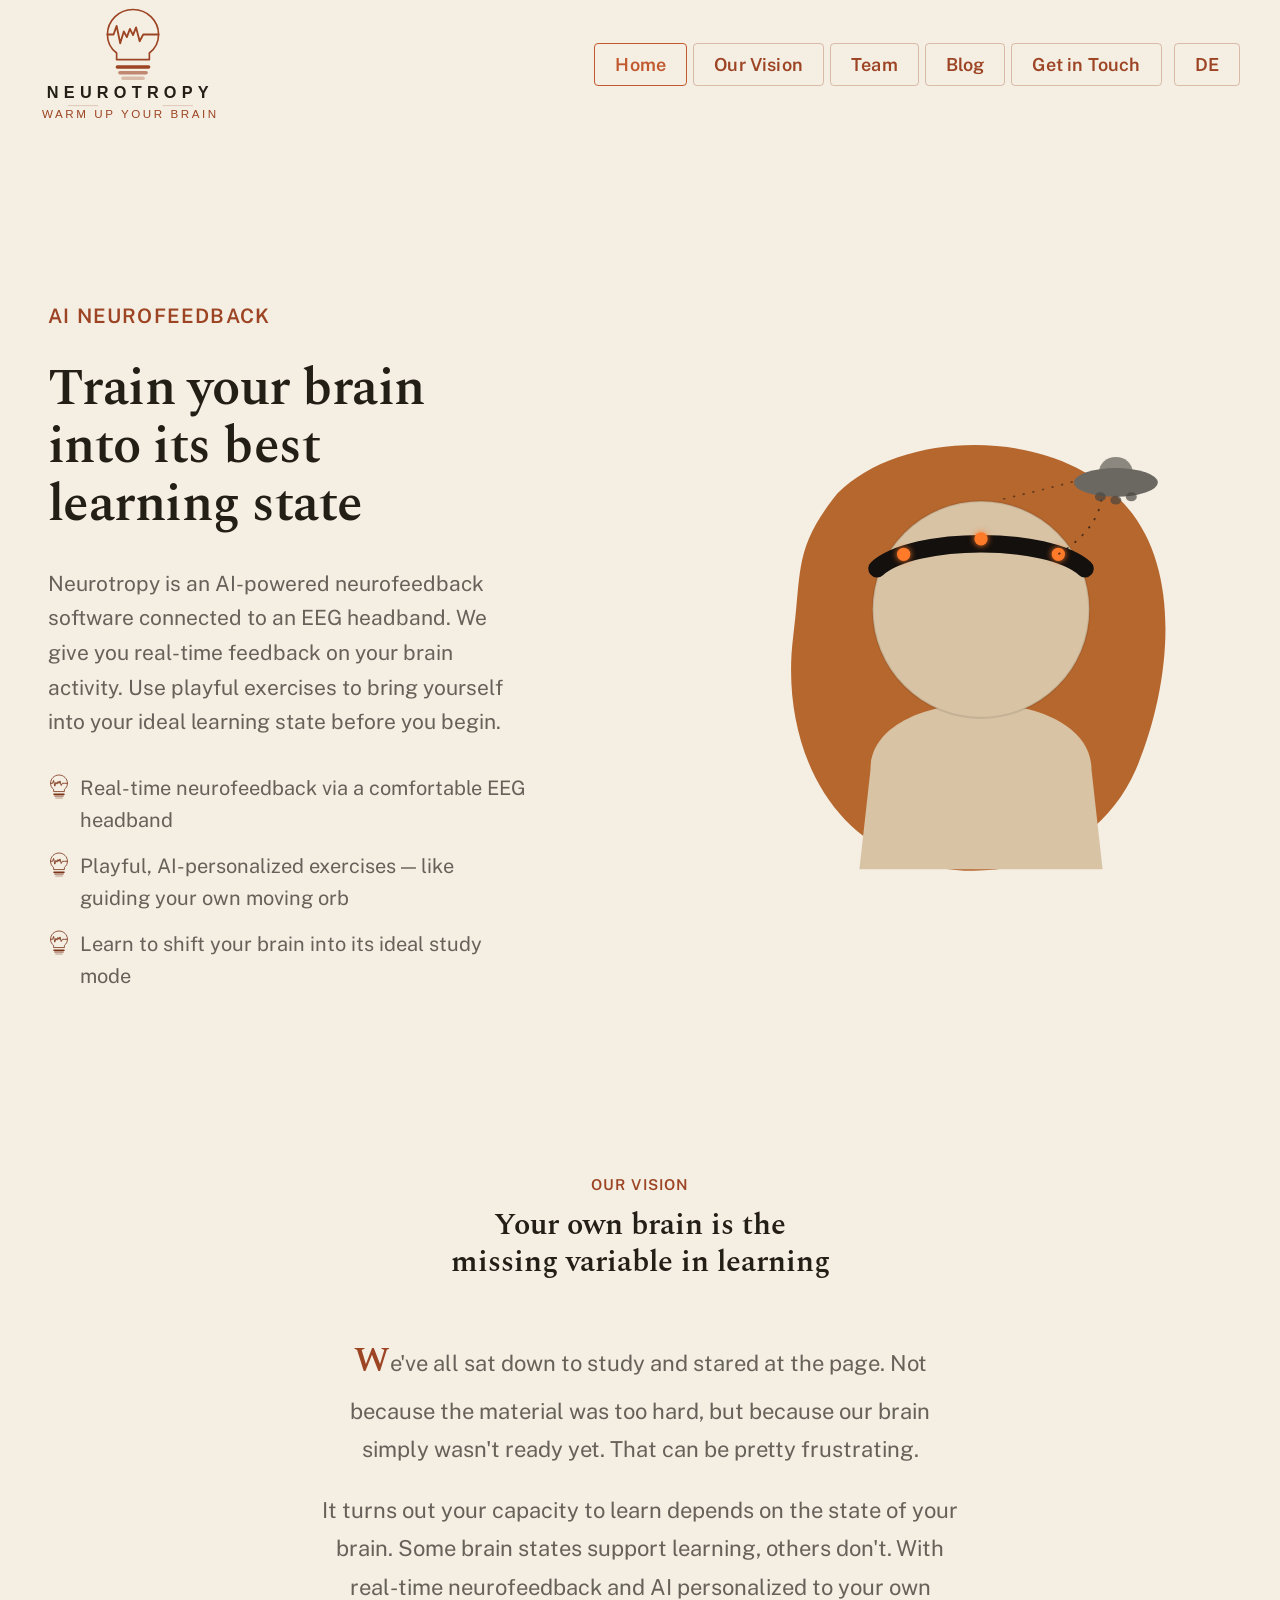
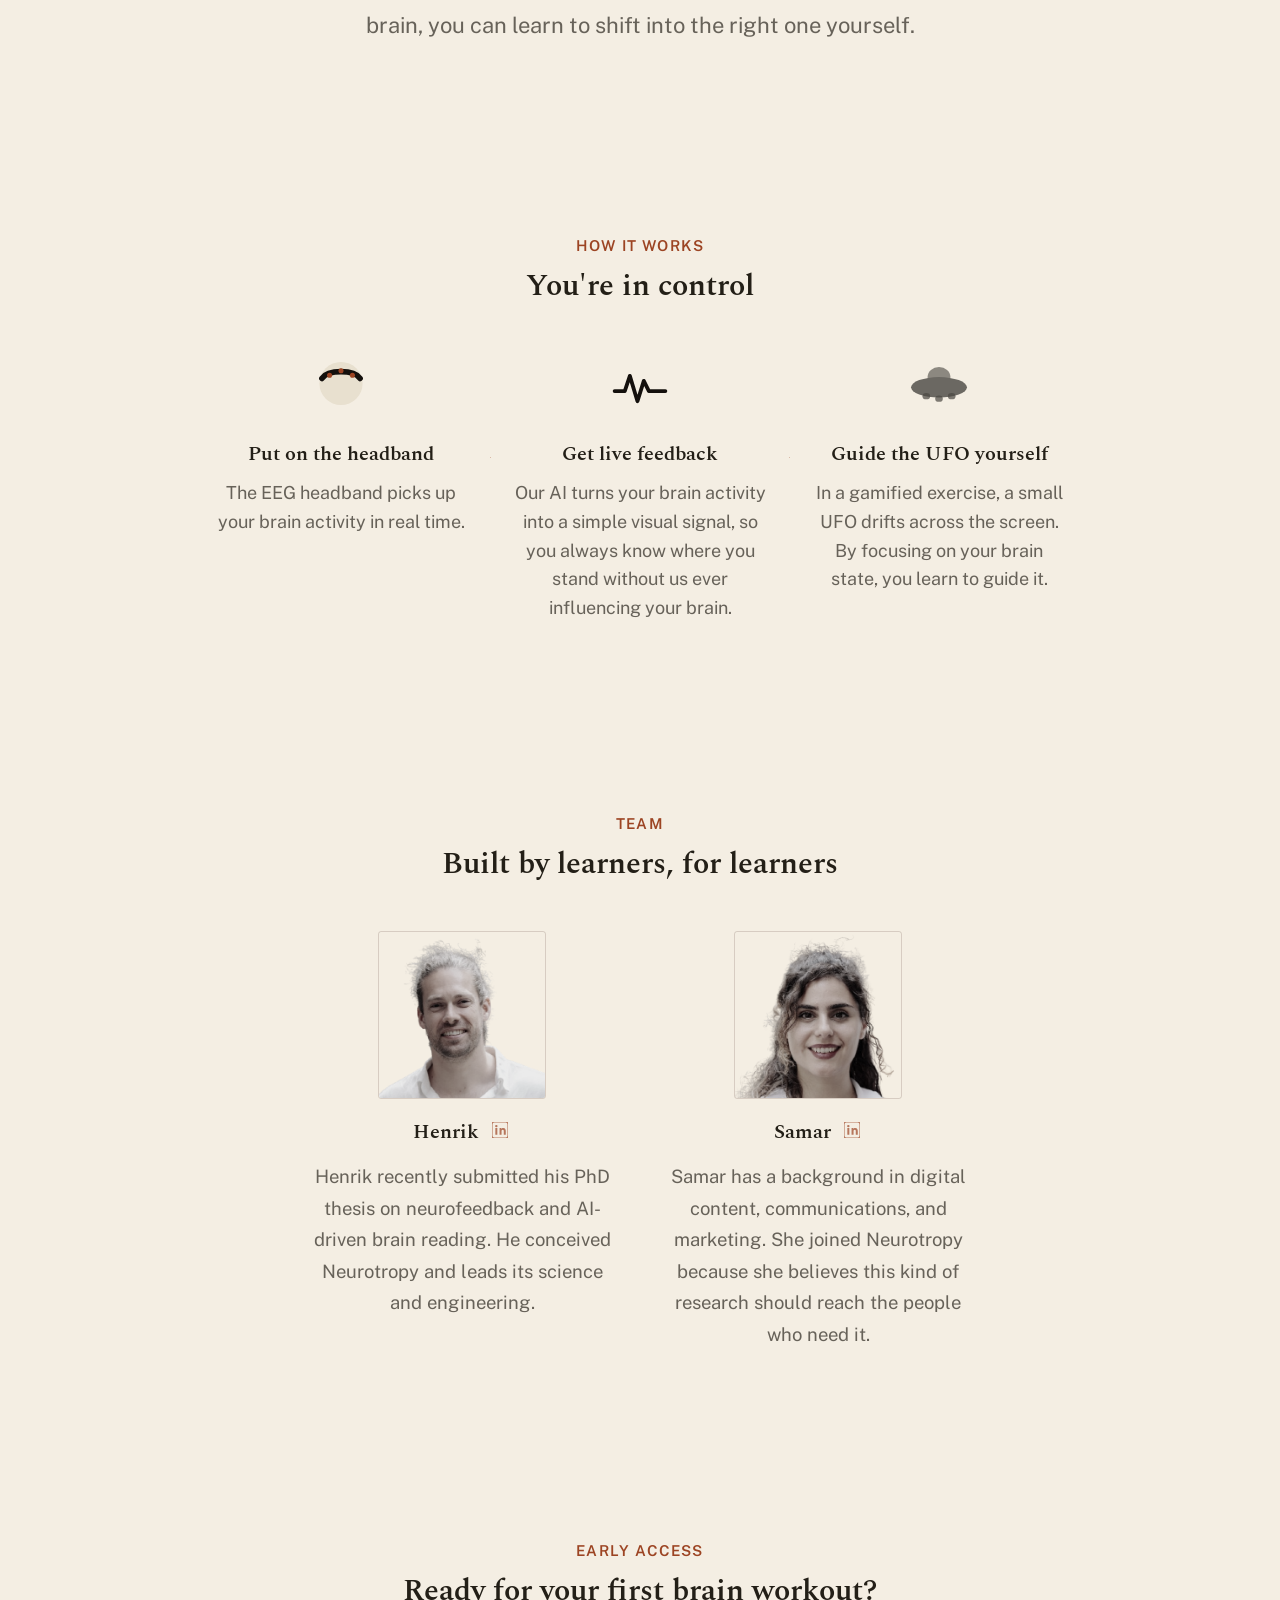
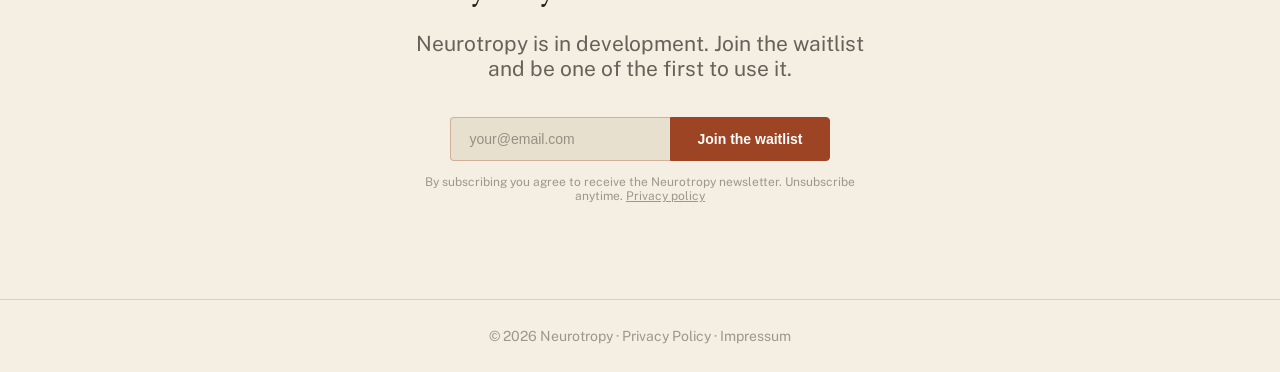
<file: index.html>
<!DOCTYPE html>
<html lang="en">
<head>
  <meta charset="UTF-8" />
  <meta name="viewport" content="width=device-width, initial-scale=1.0" />
  <title>Neurotropy – Warm up your Brain</title>
  <meta name="description" content="Neurotropy ist eine KI-gestützte Neurofeedback-Software für Biotech-Enthusiasten: Sie misst deine Gehirnaktivität über ein EEG-Headband und hilft dir mit spielerischem Feedback, dich selbst in den optimalen Lernzustand zu bringen." />
  <link rel="preconnect" href="https://fonts.googleapis.com" />
  <link rel="preconnect" href="https://fonts.gstatic.com" crossorigin />
  <link href="https://fonts.googleapis.com/css2?family=Spectral:ital,wght@0,500;0,600;1,500&family=Public+Sans:wght@400;500;600&display=swap" rel="stylesheet" />
  <link rel="stylesheet" href="style.css?v=40" />

  <!-- MailerLite Universal -->
  <script>
      (function(w,d,e,u,f,l,n){w[f]=w[f]||function(){(w[f].q=w[f].q||[])
      .push(arguments);},l=d.createElement(e),l.async=1,l.src=u,
      n=d.getElementsByTagName(e)[0],n.parentNode.insertBefore(l,n);})
      (window,document,'script','https://assets.mailerlite.com/js/universal.js','ml');
      ml('account', '2529173');
  </script>
  <!-- End MailerLite Universal -->
</head>
<body>

  <!-- ── NAV ── -->
  <nav class="nav">
    <a href="index.html" onclick="return ntGo(event,'home',null)"><img src="logo.svg" alt="Neurotropy" class="nav-logo" /></a>
    <div class="nav-tabs">
      <a href="index.html" onclick="return ntGo(event,'home',null)" class="nav-tab active" data-nt="home" data-en="Home" data-de="Start">Home</a>
      <a href="#vision" onclick="return ntGo(event,'home','vision')" class="nav-tab" data-nt="home" data-en="Our Vision" data-de="Unsere Vision">Our Vision</a>
      <a href="#team" onclick="return ntGo(event,'home','team')" class="nav-tab" data-nt="home" data-en="Team" data-de="Team">Team</a>
      <a href="blog.html" onclick="return ntGo(event,'blog',null)" class="nav-tab" data-nt="blog" data-en="Blog" data-de="Blog">Blog</a>
      <a href="#cta" onclick="return ntGo(event,'home','cta')" class="nav-tab" data-nt="home" data-en="Get in Touch" data-de="Kontakt">Get in Touch</a>
      <button class="nav-lang" id="lang-toggle" onclick="toggleLang()">DE</button>
    </div>
  </nav>

  <main>

    <!-- ── HERO ── -->
    <section class="hero">
      <div class="hero-text">
        <p class="label" data-en="AI Neurofeedback" data-de="KI-Neurofeedback">AI Neurofeedback</p>
        <h1 class="headline" data-en="Train your brain into its best learning state" data-de="Bring dein Gehirn in seinen besten Lernzustand">Train your brain into its best learning state</h1>
        <p class="hero-sub" data-en="Neurotropy is an AI-powered neurofeedback software connected to an EEG headband. We give you real-time feedback on your brain activity. Use playful exercises to bring yourself into your ideal learning state before you begin." data-de="Neurotropy ist eine KI-gestützte Neurofeedback-Software, die mit einem EEG-Headband verknüpft ist. Wir geben dir Echtzeitfeedback zu deiner Gehirnaktivität. Bringe dich selbst mit spielerischen Übungen in einen idealen Lernzustand, bevor du beginnst.">Neurotropy is an AI-powered neurofeedback software connected to an EEG headband. We give you real-time feedback on your brain activity. Use playful exercises to bring yourself into your ideal learning state before you begin.</p>
        <ul class="value-props">
          <li>
            <svg class="value-icon" viewBox="50 0 60 80" aria-hidden="true"><path d="M80 6C66 6 55 17 55 30.5c0 7.5 3.5 14 9 18v6.5h32v-6.5c5.5-4 9-10.5 9-18C105 17 94 6 80 6z" fill="var(--bg)" stroke="var(--accent-d)" stroke-width="2.4" stroke-linejoin="round"/><rect x="63" y="60.5" width="34" height="4.5" rx="2" fill="var(--accent-d)"/><rect x="65.5" y="66" width="29" height="4.5" rx="2" fill="var(--accent-d)" opacity="0.6"/><rect x="68.5" y="71.5" width="23" height="4.5" rx="2" fill="var(--accent-d)" opacity="0.3"/><polyline points="55,30.5 61,30.5 64,22 67.5,39 71,27.5 74,33 77,25 80,31 83,23.5 86.5,37 90,30.5 96,30.5 105,30.5" stroke="var(--accent-d)" stroke-width="2.6" fill="none" stroke-linecap="round" stroke-linejoin="round"/></svg>
            <span data-en="Real-time neurofeedback via a comfortable EEG headband" data-de="Echtzeit-Neurofeedback über ein komfortables EEG-Headband">Real-time neurofeedback via a comfortable EEG headband</span>
          </li>
          <li>
            <svg class="value-icon" viewBox="50 0 60 80" aria-hidden="true"><path d="M80 6C66 6 55 17 55 30.5c0 7.5 3.5 14 9 18v6.5h32v-6.5c5.5-4 9-10.5 9-18C105 17 94 6 80 6z" fill="var(--bg)" stroke="var(--accent-d)" stroke-width="2.4" stroke-linejoin="round"/><rect x="63" y="60.5" width="34" height="4.5" rx="2" fill="var(--accent-d)"/><rect x="65.5" y="66" width="29" height="4.5" rx="2" fill="var(--accent-d)" opacity="0.6"/><rect x="68.5" y="71.5" width="23" height="4.5" rx="2" fill="var(--accent-d)" opacity="0.3"/><polyline points="55,30.5 61,30.5 64,22 67.5,39 71,27.5 74,33 77,25 80,31 83,23.5 86.5,37 90,30.5 96,30.5 105,30.5" stroke="var(--accent-d)" stroke-width="2.6" fill="none" stroke-linecap="round" stroke-linejoin="round"/></svg>
            <span data-en="Playful, AI-personalized exercises — like guiding your own moving orb" data-de="Spielerische, KI-personalisierte Übungen, z. B. dein eigenes bewegliches UFO steuern">Playful, AI-personalized exercises — like guiding your own moving orb</span>
          </li>
          <li>
            <svg class="value-icon" viewBox="50 0 60 80" aria-hidden="true"><path d="M80 6C66 6 55 17 55 30.5c0 7.5 3.5 14 9 18v6.5h32v-6.5c5.5-4 9-10.5 9-18C105 17 94 6 80 6z" fill="var(--bg)" stroke="var(--accent-d)" stroke-width="2.4" stroke-linejoin="round"/><rect x="63" y="60.5" width="34" height="4.5" rx="2" fill="var(--accent-d)"/><rect x="65.5" y="66" width="29" height="4.5" rx="2" fill="var(--accent-d)" opacity="0.6"/><rect x="68.5" y="71.5" width="23" height="4.5" rx="2" fill="var(--accent-d)" opacity="0.3"/><polyline points="55,30.5 61,30.5 64,22 67.5,39 71,27.5 74,33 77,25 80,31 83,23.5 86.5,37 90,30.5 96,30.5 105,30.5" stroke="var(--accent-d)" stroke-width="2.6" fill="none" stroke-linecap="round" stroke-linejoin="round"/></svg>
            <span data-en="Learn to shift your brain into its ideal study mode" data-de="Lerne, dein Gehirn in den idealen Lernmodus zu bringen.">Learn to shift your brain into its ideal study mode</span>
          </li>
        </ul>
      </div>
      <div class="hero-image" aria-hidden="true">
        <svg viewBox="0 0 380 460" xmlns="http://www.w3.org/2000/svg">
          <!-- soft background blob -->
          <path d="M60,90 C120,30 260,30 320,100 C375,160 360,270 330,340 C295,420 200,450 120,420 C40,390 10,300 20,220 C28,160 20,140 60,90 Z" fill="var(--frame-outer)" opacity="0.94"/>
          <!-- shoulders / torso -->
          <path d="M90,340 C90,300 140,280 190,280 C240,280 290,300 290,340 L300,430 L80,430 Z" fill="var(--frame-neck)"/>
          <!-- head -->
          <circle cx="190" cy="195" r="98" fill="var(--frame-face)" stroke="var(--text)" stroke-opacity="0.10" stroke-width="2"/>
          <!-- headband (EEG signal accent) -->
          <path d="M96,158 C130,128 250,128 284,158" fill="none" stroke="var(--vivid)" stroke-width="16" stroke-linecap="round"/>
          <circle class="headband-dot" style="animation-delay:0s" cx="120" cy="145" r="6" fill="var(--vivid-dark)"/>
          <circle class="headband-dot" style="animation-delay:0.4s" cx="190" cy="131" r="6" fill="var(--vivid-dark)"/>
          <circle class="headband-dot" style="animation-delay:0.8s" cx="260" cy="145" r="6" fill="var(--vivid-dark)"/>
          <!-- feedback signal line to UFO -->
          <path d="M260,145 C300,120 300,95 300,80" fill="none" stroke="var(--vivid)" stroke-width="1.5" stroke-dasharray="2 7" opacity="0.7"/>
          <!-- UFO motion trail -->
          <path d="M210,95 C240,88 265,82 292,74" fill="none" stroke="var(--vivid)" stroke-width="1.5" stroke-dasharray="2 7" opacity="0.5"/>
          <!-- UFO (reward / target-reached accent) -->
          <g class="ufo-group">
            <ellipse cx="312" cy="70" rx="15" ry="13" fill="var(--calm-bright)"/>
            <ellipse cx="312" cy="80" rx="38" ry="13" fill="var(--calm)"/>
            <ellipse cx="298" cy="93" rx="5" ry="4" fill="var(--calm-dark)" opacity="0.7"/>
            <ellipse cx="312" cy="96" rx="5" ry="4" fill="var(--calm-dark)" opacity="0.7"/>
            <ellipse cx="326" cy="93" rx="5" ry="4" fill="var(--calm-dark)" opacity="0.7"/>
          </g>
        </svg>
      </div>
    </section>

    <!-- ── OUR VISION ── -->
    <section class="section vision-section" id="vision">
      <p class="section-label" data-en="Our Vision" data-de="Unsere Vision">Our Vision</p>
      <h2 class="section-headline" data-en="Your own brain is the missing variable in learning" data-de="Das eigene Gehirn ist die fehlende Variable beim Lernen">Your own brain is the missing variable in learning</h2>
      <div class="vision-body">
        <p data-en="We've all sat down to study and stared at the page. Not because the material was too hard, but because our brain simply wasn't ready yet. That can be pretty frustrating." data-de="Wir alle haben uns schon zum Lernen hingesetzt und auf die Seite gestarrt. Nicht weil der Stoff zu schwer war, sondern weil unser Gehirn einfach noch nicht bereit war. Das kann ziemlich frustrierend sein.">We've all sat down to study and stared at the page. Not because the material was too hard, but because our brain simply wasn't ready yet. That can be pretty frustrating.</p>
        <p data-en="It turns out your capacity to learn depends on the state of your brain. Some brain states support learning, others don't. With real-time neurofeedback and AI personalized to your own brain, you can learn to shift into the right one yourself." data-de="Es stellt sich heraus: Die Fähigkeit zu lernen hängt vom Zustand deines Gehirns ab. Manche Gehirnzustände fördern das Lernen, andere nicht. Mit Echtzeit-Neurofeedback und KI, die sich an dein eigenes Gehirn anpasst, kannst du lernen, selbst in den richtigen Zustand zu wechseln.">It turns out your capacity to learn depends on the state of your brain. Some brain states support learning, others don't. With real-time neurofeedback and AI personalized to your own brain, you can learn to shift into the right one yourself.</p>
      </div>
    </section>

    <!-- ── HOW IT WORKS ── -->
    <section class="section how-section">
      <p class="section-label" data-en="How it works" data-de="So funktioniert's">How it works</p>
      <h2 class="section-headline" data-en="You're in control" data-de="DU hast die Kontrolle">You're in control</h2>
      <div class="steps">
        <div class="step">
          <div class="step-icon">
            <svg width="66" height="66" viewBox="0 0 52 52" fill="none">
              <circle cx="26" cy="24" r="17" fill="var(--bg-raised)"/>
              <path d="M11,20 C16,13 36,13 41,20" fill="none" stroke="var(--vivid)" stroke-width="4.5" stroke-linecap="round"/>
              <circle cx="17" cy="17.5" r="2" fill="var(--vivid-dark)"/>
              <circle cx="26" cy="14" r="2" fill="var(--vivid-dark)"/>
              <circle cx="35" cy="17.5" r="2" fill="var(--vivid-dark)"/>
            </svg>
          </div>
          <h3 data-en="Put on the headband" data-de="Headband aufsetzen">Put on the headband</h3>
          <p data-en="The EEG headband picks up your brain activity in real time." data-de="Das EEG-Headband erfasst in Echtzeit deine Gehirnaktivität.">The EEG headband picks up your brain activity in real time.</p>
        </div>
        <div class="step-connector"></div>
        <div class="step">
          <div class="step-icon">
            <svg width="66" height="66" viewBox="0 0 52 52" fill="none">
              <polyline points="6,30 14,30 18,18 24,38 29,22 33,30 40,30 46,30" fill="none" stroke="var(--vivid)" stroke-width="3" stroke-linecap="round" stroke-linejoin="round"/>
            </svg>
          </div>
          <h3 data-en="Get live feedback" data-de="Live-Feedback erhalten">Get live feedback</h3>
          <p data-en="Our AI turns your brain activity into a simple visual signal, so you always know where you stand without us ever influencing your brain." data-de="Unsere KI übersetzt deine Gehirnaktivität in ein einfaches visuelles Signal, damit du jederzeit weißt, wo du stehst. Dabei wirken wir nie direkt auf dein Gehirn ein.">Our AI turns your brain activity into a simple visual signal, so you always know where you stand without us ever influencing your brain.</p>
        </div>
        <div class="step-connector"></div>
        <div class="step">
          <div class="step-icon">
            <svg width="66" height="66" viewBox="0 0 52 52" fill="none">
              <ellipse cx="26" cy="19" rx="9" ry="8" fill="var(--calm-bright)"/>
              <ellipse cx="26" cy="27" rx="22" ry="8" fill="var(--calm)"/>
              <ellipse cx="16" cy="34" rx="3" ry="2.5" fill="var(--calm-dark)" opacity="0.7"/>
              <ellipse cx="26" cy="36" rx="3" ry="2.5" fill="var(--calm-dark)" opacity="0.7"/>
              <ellipse cx="36" cy="34" rx="3" ry="2.5" fill="var(--calm-dark)" opacity="0.7"/>
            </svg>
          </div>
          <h3 data-en="Guide the UFO yourself" data-de="Steuere das UFO selbst">Guide the UFO yourself</h3>
          <p data-en="In a gamified exercise, a small UFO drifts across the screen. By focusing on your brain state, you learn to guide it." data-de="In einer spielerischen Übung steuerst du ein UFO allein mit deinem Gehirnzustand: Je höher es fliegt, desto näher bist du an deinem idealen Lernzustand.">In a gamified exercise, a small UFO drifts across the screen. By focusing on your brain state, you learn to guide it.</p>
        </div>
      </div>
    </section>

    <!-- ── TEAM ── -->
    <section class="section team-section" id="team">
      <p class="section-label" data-en="Team" data-de="Team">Team</p>
      <h2 class="section-headline" data-en="Built by learners, for learners" data-de="Von Lernenden, für Lernende">Built by learners, for learners</h2>
      <div class="team-cards">
        <div class="team-card">
          <img src="henrik.png" alt="Henrik" class="team-avatar" />
          <div class="team-name-row">
            <h3 class="team-name">Henrik</h3>
            <a href="https://www.linkedin.com/in/henrik-r-1109/" target="_blank" rel="noopener" class="team-contact" aria-label="Henrik on LinkedIn">
              <svg width="16" height="16" viewBox="0 0 72 72" fill="none" xmlns="http://www.w3.org/2000/svg">
                <rect width="72" height="72" rx="10" fill="none" stroke="#a855f7" stroke-width="5"/>
                <path d="M15 27h9v30h-9V27zm4.5-14a5.5 5.5 0 110 11 5.5 5.5 0 010-11zM33 27h8.6v4.1h.1C43 28.9 46.1 27 50.5 27 60 27 62 33.1 62 41v16h-9V42.8c0-3.3-.1-7.6-4.6-7.6-4.7 0-5.4 3.6-5.4 7.4V57h-9V27z" fill="#a855f7"/>
              </svg>
            </a>
          </div>
          <p class="team-bio" data-en="Henrik recently submitted his PhD thesis on neurofeedback and AI-driven brain reading. He conceived Neurotropy and leads its science and engineering." data-de="Henrik hat kürzlich seine Doktorarbeit über Neurofeedback und KI-gestützte Gehirnauswertung eingereicht. Er hat Neurotropy entwickelt und leitet Wissenschaft und Technik.">Henrik recently submitted his PhD thesis on neurofeedback and AI-driven brain reading. He conceived Neurotropy and leads its science and engineering.</p>
        </div>
        <div class="team-card">
          <img src="samar.png" alt="Samar" class="team-avatar" />
          <div class="team-name-row">
            <h3 class="team-name">Samar</h3>
            <a href="https://www.linkedin.com/in/samar-angourani-9060851a6/" target="_blank" rel="noopener" class="team-contact" aria-label="Samar on LinkedIn">
              <svg width="16" height="16" viewBox="0 0 72 72" fill="none" xmlns="http://www.w3.org/2000/svg">
                <rect width="72" height="72" rx="10" fill="none" stroke="#a855f7" stroke-width="5"/>
                <path d="M15 27h9v30h-9V27zm4.5-14a5.5 5.5 0 110 11 5.5 5.5 0 010-11zM33 27h8.6v4.1h.1C43 28.9 46.1 27 50.5 27 60 27 62 33.1 62 41v16h-9V42.8c0-3.3-.1-7.6-4.6-7.6-4.7 0-5.4 3.6-5.4 7.4V57h-9V27z" fill="#a855f7"/>
              </svg>
            </a>
          </div>
          <p class="team-bio" data-en="Samar has a background in digital content, communications, and marketing. She joined Neurotropy because she believes this kind of research should reach the people who need it." data-de="Samar hat einen Hintergrund in digitalem Content, Kommunikation und Marketing. Sie hat sich Neurotropy angeschlossen, weil sie glaubt, dass diese Art von Forschung die Menschen erreichen sollte, die sie brauchen.">Samar has a background in digital content, communications, and marketing. She joined Neurotropy because she believes this kind of research should reach the people who need it.</p>
        </div>
      </div>
    </section>

    <!-- ── FINAL CTA ── -->
    <section class="section cta-section" id="cta">
      <p class="section-label" data-en="Early access" data-de="Early Access">Early access</p>
      <h2 class="section-headline" data-en="Ready for your first brain workout?" data-de="Bereit für dein erstes Brain-Workout?">Ready for your first brain workout?</h2>
      <p class="cta-sub" data-en="Neurotropy is in development. Join the waitlist and be one of the first to use it." data-de="Neurotropy ist in Entwicklung. Trag dich auf die Warteliste ein und sei einer der Ersten, die es nutzen.">Neurotropy is in development. Join the waitlist and be one of the first to use it.</p>
      <form class="waitlist-form waitlist-form-lg"
            action="https://assets.mailerlite.com/jsonp/2529173/forms/194791117559957238/subscribe"
            method="post"
            target="ml-hidden-frame"
            onsubmit="handleSubmit2(event)">
        <input type="email" name="fields[email]" id="email-input" placeholder="your@email.com" data-placeholder-en="your@email.com" data-placeholder-de="deine@email.com" required />
        <input type="hidden" name="ml-submit" value="1">
        <input type="hidden" name="anticsrf" value="true">
        <button type="submit" data-en="Join the waitlist" data-de="Auf die Warteliste">Join the waitlist</button>
      </form>
      <p class="form-disclaimer" data-en="By subscribing you agree to receive the Neurotropy newsletter. Unsubscribe anytime." data-de="Mit der Anmeldung stimmst du dem Erhalt des Neurotropy-Newsletters zu. Jederzeit abbestellbar.">By subscribing you agree to receive the Neurotropy newsletter. Unsubscribe anytime. <a href="/privacy" data-en="Privacy policy" data-de="Datenschutz">Privacy policy</a></p>
      <p class="confirm" id="confirm2" style="display:none" data-en="✓ You're on the list. We'll be in touch!" data-de="✓ Du bist dabei. Wir melden uns!">&#10003; You're on the list. We'll be in touch!</p>
      <iframe name="ml-hidden-frame" style="display:none" aria-hidden="true"></iframe>
    </section>

  </main>

  <footer>© 2026 Neurotropy · <a href="/privacy" style="color: inherit; text-decoration: none;" data-en="Privacy Policy" data-de="Datenschutz">Privacy Policy</a> · <a href="/impressum" style="color: inherit; text-decoration: none;">Impressum</a></footer>

  <script>
    function handleSubmit(e) {
      e.preventDefault();
      e.target.style.display = 'none';
      document.getElementById('confirm').style.display = 'block';
    }
    function handleSubmit2(e) {
      e.target.style.display = 'none';
      document.getElementById('confirm2').style.display = 'block';
    }

    // Language toggle
    var currentLang = localStorage.getItem('lang') || 'en';
    function applyLang(lang) {
      currentLang = lang;
      localStorage.setItem('lang', lang);
      document.getElementById('lang-toggle').textContent = lang === 'en' ? 'DE' : 'EN';
      document.documentElement.lang = lang;

      document.querySelectorAll('[data-en]').forEach(function(el) {
        // Skip elements that contain child elements (like the disclaimer with a link)
        if (el.children.length > 0) return;
        el.textContent = lang === 'en' ? el.dataset.en : el.dataset.de;
      });

      // Handle disclaimer separately (has child link)
      var disc = document.querySelector('.form-disclaimer');
      if (disc) {
        var link = disc.querySelector('a');
        disc.childNodes.forEach(function(n) { if (n.nodeType === 3) n.remove(); });
        var txt = lang === 'en'
          ? 'By subscribing you agree to receive the Neurotropy newsletter. Unsubscribe anytime. '
          : 'Mit der Anmeldung stimmst du dem Erhalt des Neurotropy-Newsletters zu. Jederzeit abbestellbar. ';
        disc.insertBefore(document.createTextNode(txt), link);
        if (link) link.textContent = lang === 'en' ? 'Privacy policy' : 'Datenschutz';
      }

      // Placeholder
      var emailInput = document.getElementById('email-input');
      if (emailInput) {
        emailInput.placeholder = lang === 'en' ? emailInput.dataset.placeholderEn : emailInput.dataset.placeholderDe;
      }
    }
    function toggleLang() {
      applyLang(currentLang === 'en' ? 'de' : 'en');
    }
    applyLang(currentLang);

    // Nav tab active state follows whichever tab was clicked
    document.querySelectorAll('.nav-tab').forEach(function(tab) {
      tab.addEventListener('click', function() {
        document.querySelectorAll('.nav-tab').forEach(function(t) { t.classList.remove('active'); });
        tab.classList.add('active');
      });
    });

    // In-page router: swaps <main> content between Home and Blog via fetch,
    // instead of doing a real page navigation, so switching tabs never shows
    // a page reload -- it just feels like a tab changing. Content is
    // prefetched in the background so the swap is instant and immediate,
    // with no fade or other visible in-between state.
    var ntHomeMain = null;
    var ntHomeTitle = document.title;
    var ntBlogCache = null; // { main, title, styleHTML }
    var ntCurrentPage = 'home';

    function ntCaptureHome() {
      if (ntHomeMain === null) ntHomeMain = document.querySelector('main').innerHTML;
    }

    function ntSetActive(page) {
      // Used only for popstate restoration (no originating click to mark) --
      // highlights just the first tab for that page (Home, or Blog).
      var marked = false;
      document.querySelectorAll('.nav-tab').forEach(function(t) {
        var isMatch = !marked && t.dataset.nt === page;
        t.classList.toggle('active', isMatch);
        if (isMatch) { marked = true; }
      });
    }

    function ntScrollToId(id) {
      function attempt() {
        var el = document.getElementById(id);
        if (el) { el.scrollIntoView(); }
      }
      // Run once immediately (synchronously, before the browser can paint the
      // just-swapped content at the old scroll position) so there is no visible
      // flash of the wrong section; the delayed retries just correct the
      // position once fonts/images have finished affecting layout.
      attempt();
      [60, 200, 450].forEach(function(delay) { setTimeout(attempt, delay); });
      if (document.fonts && document.fonts.ready) {
        document.fonts.ready.then(function() { setTimeout(attempt, 30); });
      }
    }

    function ntShowHome(scrollTarget) {
      if (ntCurrentPage === 'home') {
        if (scrollTarget) { ntScrollToId(scrollTarget); } else { window.scrollTo(0, 0); }
        return;
      }
      ntCaptureHome();
      document.querySelector('main').innerHTML = ntHomeMain;
      document.title = ntHomeTitle;
      ntCurrentPage = 'home';
      applyLang(currentLang);
      if (history.pushState) { history.pushState({ ntPage: 'home' }, '', 'index.html'); }
      if (scrollTarget) { ntScrollToId(scrollTarget); } else { window.scrollTo(0, 0); }
    }

    function ntRenderBlog(data) {
      if (!document.getElementById('nt-blog-style') && data.styleHTML) {
        var styleEl = document.createElement('style');
        styleEl.id = 'nt-blog-style';
        styleEl.textContent = data.styleHTML;
        document.head.appendChild(styleEl);
      }
      document.querySelector('main').innerHTML = data.main;
      document.title = data.title;
      ntCurrentPage = 'blog';
      applyLang(currentLang);
      if (history.pushState) { history.pushState({ ntPage: 'blog' }, '', 'blog.html'); }
      window.scrollTo(0, 0);
    }

    function ntFetchBlog() {
      // Returns a promise resolving once ntBlogCache is populated (no-op if already cached).
      if (ntBlogCache) { return Promise.resolve(ntBlogCache); }
      return fetch('blog.html').then(function(r) { return r.text(); }).then(function(html) {
        var doc = new DOMParser().parseFromString(html, 'text/html');
        var mainEl = doc.querySelector('main');
        var styleEl = doc.querySelector('style');
        ntBlogCache = {
          main: mainEl ? mainEl.innerHTML : html,
          title: doc.title || 'Blog – Neurotropy',
          styleHTML: styleEl ? styleEl.textContent : ''
        };
        return ntBlogCache;
      });
    }

    function ntShowBlog() {
      ntCaptureHome();
      ntFetchBlog().then(function(data) {
        ntRenderBlog(data);
      }).catch(function() { window.location.href = 'blog.html'; });
    }

    function ntGo(event, page, scrollTarget) {
      if (event) { event.preventDefault(); }
      if (page === 'blog') { ntShowBlog(); } else { ntShowHome(scrollTarget); }
      return false;
    }

    window.addEventListener('popstate', function(e) {
      var page = (e.state && e.state.ntPage) || 'home';
      if (page === 'blog') { ntShowBlog(); } else { ntShowHome(null); }
      ntSetActive(page);
    });

    // Prefetch the Blog content in the background once the page has settled,
    // so the very first tab switch is just as instant as later ones.
    if (window.requestIdleCallback) {
      requestIdleCallback(function() { ntFetchBlog().catch(function() {}); }, { timeout: 2500 });
    } else {
      setTimeout(function() { ntFetchBlog().catch(function() {}); }, 1000);
    }
  </script>

</body>
</html>
</file>
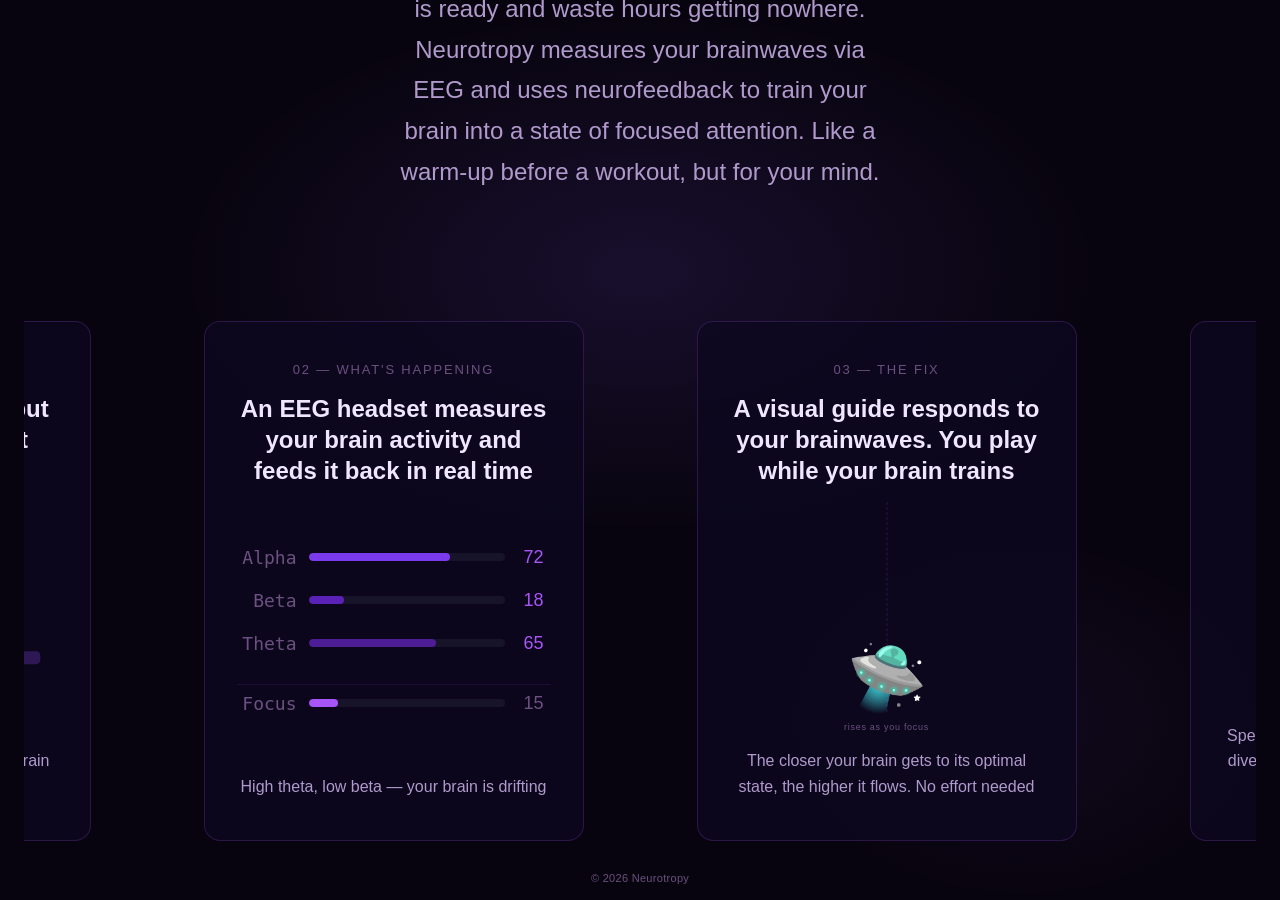
<file: versions/v1-landing-page/index.html>
<!DOCTYPE html>
<html lang="en">
<head>
  <meta charset="UTF-8" />
  <meta name="viewport" content="width=device-width, initial-scale=1.0" />
  <title>Neurotropy – Warm up your Brain</title>
  <link rel="stylesheet" href="style.css" />
</head>
<body>

  <main>
    <img src="logo.svg" alt="Neurotropy" class="logo" />

    <p class="description">
      Most people start studying before their brain is ready and waste hours getting nowhere. Neurotropy measures your brainwaves via EEG and uses neurofeedback to train your brain into a state of focused attention. Like a warm-up before a workout, but for your mind.
    </p>

    <section class="carousel-section">
      <div class="slides-wrap">

        <div class="slide-card">
          <div class="slide-tag">01 — The problem</div>
          <div class="slide-heading">You sit down to study, but you're not focused yet</div>
          <div class="slide-visual">
            <svg width="300" height="240" viewBox="0 0 140 110" fill="none">
              <rect x="5" y="78" width="130" height="6" rx="2" fill="#2d1854"/>
              <rect x="15" y="84" width="7" height="24" rx="2" fill="#2d1854"/>
              <rect x="118" y="84" width="7" height="24" rx="2" fill="#2d1854"/>
              <rect x="42" y="44" width="56" height="35" rx="3" fill="#1a0d2e" stroke="#4c1d95" stroke-width="1"/>
              <rect x="45" y="47" width="50" height="29" rx="2" fill="#080412"/>
              <rect x="49" y="52" width="28" height="2" rx="1" fill="#2d1854" opacity="0.6"/>
              <rect x="49" y="57" width="38" height="2" rx="1" fill="#2d1854" opacity="0.4"/>
              <rect x="49" y="62" width="22" height="2" rx="1" fill="#2d1854" opacity="0.3"/>
              <rect x="49" y="67" width="32" height="2" rx="1" fill="#2d1854" opacity="0.2"/>
              <rect x="49" y="72" width="2" height="8" rx="1" fill="#a855f7" opacity="0.6" class="blink"/>
              <rect x="67" y="79" width="6" height="6" rx="1" fill="#2d1854"/>
              <rect x="60" y="83" width="20" height="3" rx="1" fill="#2d1854"/>
              <rect x="57" y="58" width="18" height="20" rx="5" fill="#3b1f6b"/>
              <path d="M57 65 Q48 70 44 78" stroke="#3b1f6b" stroke-width="6" stroke-linecap="round"/>
              <path d="M75 65 Q84 70 88 78" stroke="#3b1f6b" stroke-width="6" stroke-linecap="round"/>
              <g class="sway">
                <circle cx="65" cy="42" r="14" fill="#4c2a8a"/>
                <path d="M52 38 Q55 28 65 28 Q75 28 78 38" fill="#2d1854"/>
                <path d="M59 40 Q61 38.5 63 40" stroke="#a855f7" stroke-width="1.5" stroke-linecap="round"/>
                <path d="M67 40 Q69 38.5 71 40" stroke="#a855f7" stroke-width="1.5" stroke-linecap="round"/>
                <path d="M59 40 Q61 41.5 63 40" stroke="#4c2a8a" stroke-width="2" stroke-linecap="round"/>
                <path d="M67 40 Q69 41.5 71 40" stroke="#4c2a8a" stroke-width="2" stroke-linecap="round"/>
                <path d="M60 47 Q65 44 70 47" stroke="#6b5080" stroke-width="1.5" stroke-linecap="round"/>
                <ellipse cx="74" cy="36" rx="2" ry="3" fill="#3b1f6b" opacity="0.8"/>
                <circle cx="74" cy="34" r="1.5" fill="#3b1f6b" opacity="0.8"/>
              </g>
              <text x="82" y="30" font-size="22" fill="#6b21a8" font-weight="bold" class="pop">?!</text>
              <text x="108" y="28" font-size="10" fill="#3b1f6b" opacity="0.7">z</text>
              <text x="114" y="20" font-size="8" fill="#2d1854" opacity="0.5">z</text>
              <text x="119" y="13" font-size="6" fill="#1e0f3a" opacity="0.4">z</text>
            </svg>
          </div>
          <div class="slide-body">An hour passes, nothing sticks. Your brain isn't ready</div>
        </div>

        <div class="slide-card">
          <div class="slide-tag">02 — What's happening</div>
          <div class="slide-heading">An EEG headset measures your brain activity and feeds it back in real time</div>
          <div class="slide-visual">
            <div class="eeg-wrap">
              <div class="eeg-row"><span class="eeg-band">Alpha</span><div class="eeg-bar-bg"><div class="eeg-bar" style="width:72%;background:#7c3aed;animation:barGrow 2.2s ease-in-out infinite"></div></div><span class="eeg-val">72</span></div>
              <div class="eeg-row"><span class="eeg-band">Beta</span><div class="eeg-bar-bg"><div class="eeg-bar" style="width:18%;background:#5b21b6;animation:barGrow 1.8s ease-in-out infinite 0.3s"></div></div><span class="eeg-val">18</span></div>
              <div class="eeg-row"><span class="eeg-band">Theta</span><div class="eeg-bar-bg"><div class="eeg-bar" style="width:65%;background:#4c1d95;animation:barGrow 2.8s ease-in-out infinite 0.6s"></div></div><span class="eeg-val">65</span></div>
              <div class="eeg-divider">
                <div class="eeg-row"><span class="eeg-band eeg-muted">Focus</span><div class="eeg-bar-bg"><div class="eeg-bar" style="width:15%;background:#a855f7"></div></div><span class="eeg-val eeg-muted">15</span></div>
              </div>
            </div>
          </div>
          <div class="slide-body">High theta, low beta — your brain is drifting</div>
        </div>

        <div class="slide-card">
          <div class="slide-tag">03 — The fix</div>
          <div class="slide-heading">A visual guide responds to your brainwaves. You play while your brain trains</div>
          <div class="slide-visual">
            <div class="ufo-wrap">
              <div class="ufo-track"></div>
              <div class="ufo">🛸</div>
              <div class="ufo-label">rises as you focus</div>
            </div>
          </div>
          <div class="slide-body">The closer your brain gets to its optimal state, the higher it flows. No effort needed</div>
        </div>

        <div class="slide-card">
          <div class="slide-tag">04 — The result</div>
          <div class="slide-heading">Green light.<br>Now open the book</div>
          <div class="slide-visual">
            <svg width="300" height="230" viewBox="0 0 130 100" fill="none">
              <ellipse cx="65" cy="88" rx="38" ry="6" fill="#a855f7" opacity="0.08" class="book-glow"/>
              <path d="M65 15 Q45 12 18 17 L18 80 Q45 75 65 78 Z" fill="#14082a" stroke="#4c1d95" stroke-width="0.8"/>
              <path d="M65 15 Q85 12 112 17 L112 80 Q85 75 65 78 Z" fill="#14082a" stroke="#4c1d95" stroke-width="0.8"/>
              <line x1="65" y1="15" x2="65" y2="78" stroke="#a855f7" stroke-width="1.5" opacity="0.4"/>
              <line x1="26" y1="30" x2="58" y2="29" stroke="#2d1854" stroke-width="1" opacity="0.7"/>
              <line x1="26" y1="37" x2="58" y2="36" stroke="#2d1854" stroke-width="1" opacity="0.6"/>
              <line x1="26" y1="44" x2="58" y2="43" stroke="#2d1854" stroke-width="1" opacity="0.5"/>
              <line x1="26" y1="51" x2="58" y2="50" stroke="#2d1854" stroke-width="1" opacity="0.4"/>
              <line x1="26" y1="58" x2="50" y2="57" stroke="#2d1854" stroke-width="1" opacity="0.3"/>
              <line x1="26" y1="65" x2="55" y2="64" stroke="#2d1854" stroke-width="1" opacity="0.2"/>
              <line x1="72" y1="30" x2="104" y2="29" stroke="#a855f7" stroke-width="1" opacity="0.6"/>
              <line x1="72" y1="37" x2="104" y2="36" stroke="#a855f7" stroke-width="1" opacity="0.5"/>
              <line x1="72" y1="44" x2="104" y2="43" stroke="#7c3aed" stroke-width="1" opacity="0.5"/>
              <line x1="72" y1="51" x2="104" y2="50" stroke="#7c3aed" stroke-width="1" opacity="0.4"/>
              <line x1="72" y1="58" x2="96" y2="57" stroke="#4c1d95" stroke-width="1" opacity="0.4"/>
              <line x1="72" y1="65" x2="100" y2="64" stroke="#4c1d95" stroke-width="1" opacity="0.3"/>
              <circle cx="98" cy="20" r="2.5" fill="#a855f7" opacity="0.9" class="sparkle"/>
              <circle cx="108" cy="30" r="1.5" fill="#7c3aed" opacity="0.7" class="sparkle" style="animation-delay:0.4s"/>
              <circle cx="88" cy="14" r="1.5" fill="#a855f7" opacity="0.6" class="sparkle" style="animation-delay:0.8s"/>
            </svg>
          </div>
          <div class="slide-body">Spend a few minutes with Neurotropy, then dive into your session. Like a warm-up, but for your brain</div>
        </div>

      </div>
      <div class="carousel-dots">
        <div class="cdot active"></div>
        <div class="cdot"></div>
        <div class="cdot"></div>
        <div class="cdot"></div>
      </div>
    </section>

    <div class="banner">
      <span class="banner-dot"></span>
      Coming Soon
    </div>

    <section class="waitlist" id="waitlist">
      <h2>Ready for your<br>first Brain Workout?</h2>
      <p class="waitlist-sub">Sign up and be one of the first learning athletes</p>
      <form class="waitlist-form" onsubmit="handleSubmit(event)">
        <input type="email" placeholder="your@email.com" required />
        <button type="submit">Join the waitlist</button>
      </form>
      <p class="confirm" id="confirm" style="display:none">&#10003; You're on the list. We'll be in touch!</p>
    </section>
  </main>

  <footer>© 2026 Neurotropy</footer>

  <script>
    function handleSubmit(e) {
      e.preventDefault();
      e.target.style.display = 'none';
      document.getElementById('confirm').style.display = 'block';
    }

    const wrap = document.querySelector('.slides-wrap');
    const dots = document.querySelectorAll('.cdot');
    wrap.addEventListener('scroll', () => {
      const i = Math.round(wrap.scrollLeft / (wrap.children[0].offsetWidth + 12));
      dots.forEach((d, j) => d.classList.toggle('active', i === j));
    });
    dots.forEach((d, i) => d.addEventListener('click', () => {
      wrap.children[i].scrollIntoView({ behavior: 'smooth', block: 'nearest', inline: 'start' });
    }));
  </script>

</body>
</html>
</file>
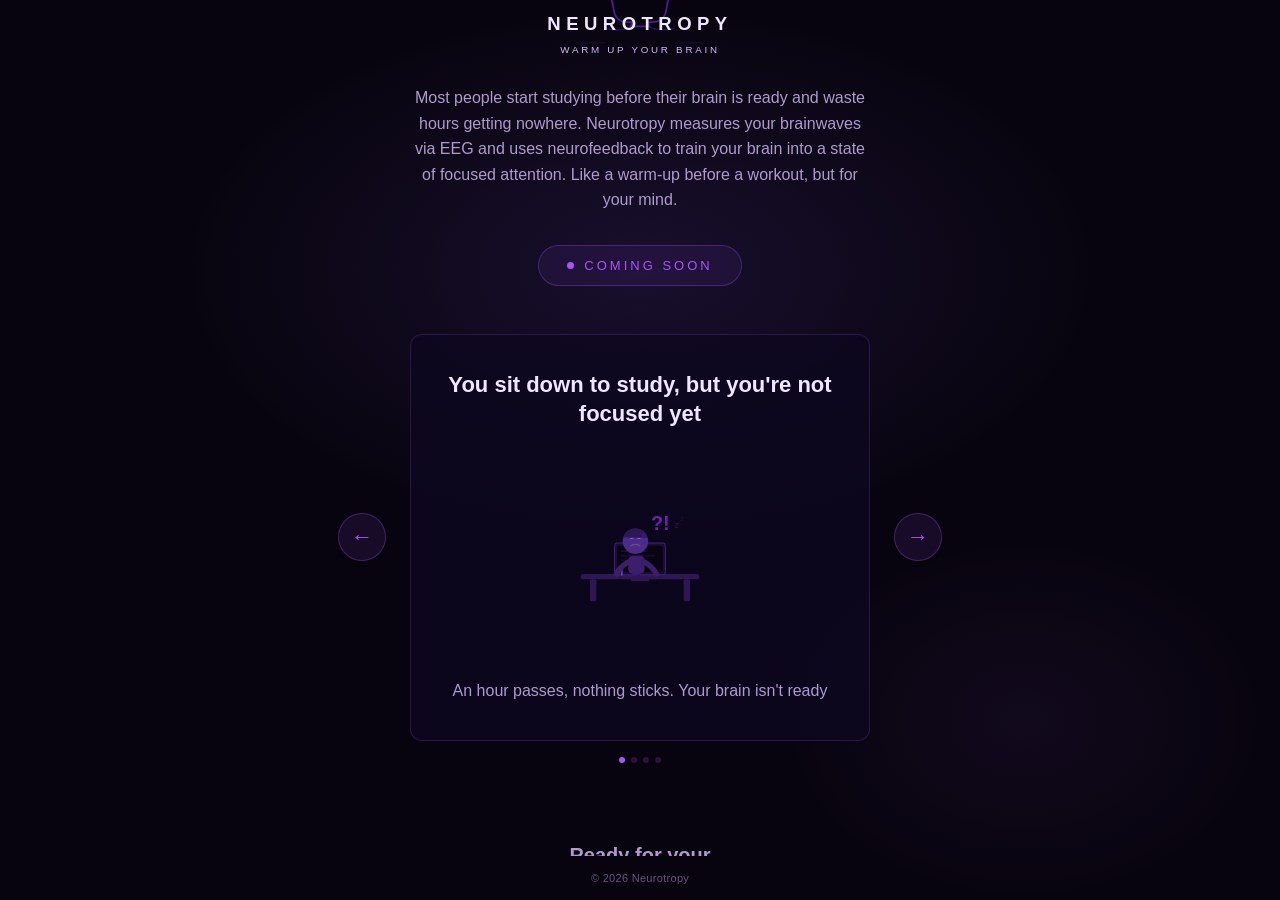
<file: versions/v2-landing-page/index.html>
<!DOCTYPE html>
<html lang="en">
<head>
  <meta charset="UTF-8" />
  <meta name="viewport" content="width=device-width, initial-scale=1.0" />
  <title>Neurotropy – Warm up your Brain</title>
  <link rel="stylesheet" href="style.css?v=3" />
  <style>
    .logo { width: 120px !important; margin-top: 20px !important; margin-bottom: 14px !important; }
    .description { font-size: 12px !important; max-width: 280px !important; margin-bottom: 14px !important; }
    .banner { font-size: 10px !important; padding: 8px 18px !important; }
    .carousel-section { margin-top: 20px !important; margin-bottom: 20px !important; }
    .slides-wrap { width: min(220px, 62vw) !important; }
    .slide-card { flex: 0 0 min(220px, 62vw) !important; min-height: 220px !important; padding: 0.875rem 0.75rem !important; }
    .slide-heading { font-size: 11px !important; }
    .slide-body { font-size: 9px !important; }
    .carousel-btn { width: 36px !important; height: 36px !important; font-size: 16px !important; }
    .waitlist { margin-top: 20px !important; }
    .waitlist h2 { font-size: 13px !important; margin-bottom: 14px !important; }
    .waitlist-form input[type="email"] { font-size: 10px !important; }
    .waitlist-form button { font-size: 11px !important; padding: 7px 14px !important; }
    @media (min-width: 768px) {
      .logo { width: 240px !important; margin-top: 40px !important; margin-bottom: 28px !important; }
      .description { font-size: 16px !important; max-width: 460px !important; margin-bottom: 32px !important; }
      .banner { font-size: 13px !important; padding: 12px 28px !important; }
      .carousel-section { margin-top: 48px !important; margin-bottom: 40px !important; }
      .slides-wrap { width: min(460px, 70vw) !important; }
      .slide-card { flex: 0 0 min(460px, 70vw) !important; min-height: 400px !important; padding: 2.25rem 2rem !important; }
      .slide-heading { font-size: 22px !important; }
      .slide-body { font-size: 16px !important; }
      .carousel-btn { width: 48px !important; height: 48px !important; font-size: 22px !important; }
      .waitlist { margin-top: 40px !important; }
      .waitlist h2 { font-size: 20px !important; margin-bottom: 24px !important; }
      .waitlist-form input[type="email"] { font-size: 13px !important; }
      .waitlist-form button { font-size: 14px !important; padding: 10px 22px !important; }
    }
  </style>
</head>
<body>

  <main>
    <img src="logo.svg" alt="Neurotropy" class="logo" />

    <p class="description">
      Most people start studying before their brain is ready and waste hours getting nowhere. Neurotropy measures your brainwaves via EEG and uses neurofeedback to train your brain into a state of focused attention. Like a warm-up before a workout, but for your mind.
    </p>

    <div class="banner">
      <span class="banner-dot"></span>
      Coming Soon
    </div>

    <section class="carousel-section">
      <div class="carousel-nav">
        <button class="carousel-btn" id="prevBtn">&#8592;</button>
        <div class="slides-wrap">
          <div class="slides-inner">

          <div class="slide-card">
            <div class="slide-heading">You sit down to study, but you're not focused yet</div>
            <div class="slide-visual">
              <svg width="130" height="100" viewBox="0 0 140 110" fill="none">
                <rect x="5" y="78" width="130" height="6" rx="2" fill="#2d1854"/>
                <rect x="15" y="84" width="7" height="24" rx="2" fill="#2d1854"/>
                <rect x="118" y="84" width="7" height="24" rx="2" fill="#2d1854"/>
                <rect x="42" y="44" width="56" height="35" rx="3" fill="#1a0d2e" stroke="#4c1d95" stroke-width="1"/>
                <rect x="45" y="47" width="50" height="29" rx="2" fill="#080412"/>
                <rect x="49" y="52" width="28" height="2" rx="1" fill="#2d1854" opacity="0.6"/>
                <rect x="49" y="57" width="38" height="2" rx="1" fill="#2d1854" opacity="0.4"/>
                <rect x="49" y="62" width="22" height="2" rx="1" fill="#2d1854" opacity="0.3"/>
                <rect x="49" y="67" width="32" height="2" rx="1" fill="#2d1854" opacity="0.2"/>
                <rect x="49" y="72" width="2" height="8" rx="1" fill="#a855f7" opacity="0.6" class="blink"/>
                <rect x="67" y="79" width="6" height="6" rx="1" fill="#2d1854"/>
                <rect x="60" y="83" width="20" height="3" rx="1" fill="#2d1854"/>
                <rect x="57" y="58" width="18" height="20" rx="5" fill="#3b1f6b"/>
                <path d="M57 65 Q48 70 44 78" stroke="#3b1f6b" stroke-width="6" stroke-linecap="round"/>
                <path d="M75 65 Q84 70 88 78" stroke="#3b1f6b" stroke-width="6" stroke-linecap="round"/>
                <g class="sway">
                  <circle cx="65" cy="42" r="14" fill="#4c2a8a"/>
                  <path d="M52 38 Q55 28 65 28 Q75 28 78 38" fill="#2d1854"/>
                  <path d="M59 40 Q61 38.5 63 40" stroke="#a855f7" stroke-width="1.5" stroke-linecap="round"/>
                  <path d="M67 40 Q69 38.5 71 40" stroke="#a855f7" stroke-width="1.5" stroke-linecap="round"/>
                  <path d="M59 40 Q61 41.5 63 40" stroke="#4c2a8a" stroke-width="2" stroke-linecap="round"/>
                  <path d="M67 40 Q69 41.5 71 40" stroke="#4c2a8a" stroke-width="2" stroke-linecap="round"/>
                  <path d="M60 47 Q65 44 70 47" stroke="#6b5080" stroke-width="1.5" stroke-linecap="round"/>
                  <ellipse cx="74" cy="36" rx="2" ry="3" fill="#3b1f6b" opacity="0.8"/>
                  <circle cx="74" cy="34" r="1.5" fill="#3b1f6b" opacity="0.8"/>
                </g>
                <text x="82" y="30" font-size="22" fill="#6b21a8" font-weight="bold" class="pop">?!</text>
                <text x="108" y="28" font-size="10" fill="#3b1f6b" opacity="0.7">z</text>
                <text x="114" y="20" font-size="8" fill="#2d1854" opacity="0.5">z</text>
                <text x="119" y="13" font-size="6" fill="#1e0f3a" opacity="0.4">z</text>
              </svg>
            </div>
            <div class="slide-body">An hour passes, nothing sticks. Your brain isn't ready</div>
          </div>

          <div class="slide-card">
            <div class="slide-heading">An EEG headset measures your brain activity and feeds it back in real time</div>
            <div class="slide-visual">
              <div class="eeg-wrap">
                <div class="eeg-row"><span class="eeg-band">Alpha</span><div class="eeg-bar-bg"><div class="eeg-bar" style="width:72%;background:#7c3aed;animation:barGrow 2.2s ease-in-out infinite"></div></div><span class="eeg-val">72</span></div>
                <div class="eeg-row"><span class="eeg-band">Beta</span><div class="eeg-bar-bg"><div class="eeg-bar" style="width:18%;background:#5b21b6;animation:barGrow 1.8s ease-in-out infinite 0.3s"></div></div><span class="eeg-val">18</span></div>
                <div class="eeg-row"><span class="eeg-band">Theta</span><div class="eeg-bar-bg"><div class="eeg-bar" style="width:65%;background:#4c1d95;animation:barGrow 2.8s ease-in-out infinite 0.6s"></div></div><span class="eeg-val">65</span></div>
                <div class="eeg-divider">
                  <div class="eeg-row"><span class="eeg-band eeg-muted">Focus</span><div class="eeg-bar-bg"><div class="eeg-bar" style="width:15%;background:#a855f7"></div></div><span class="eeg-val eeg-muted">15</span></div>
                </div>
              </div>
            </div>
            <div class="slide-body">High theta, low beta — your brain is drifting</div>
          </div>

          <div class="slide-card">
            <div class="slide-heading">A visual guide responds to your brainwaves. You play while your brain trains</div>
            <div class="slide-visual">
              <div class="ufo-wrap">
                <div class="ufo">🛸</div>
              </div>
            </div>
            <div class="slide-body">The closer your brain gets to its optimal state, the higher it flows. No effort needed</div>
          </div>

          <div class="slide-card">
            <div class="slide-heading">Green light.<br>Now open the book</div>
            <div class="slide-visual">
              <svg width="130" height="100" viewBox="0 0 130 100" fill="none">
                <ellipse cx="65" cy="88" rx="38" ry="6" fill="#a855f7" opacity="0.08" class="book-glow"/>
                <path d="M65 15 Q45 12 18 17 L18 80 Q45 75 65 78 Z" fill="#14082a" stroke="#4c1d95" stroke-width="0.8"/>
                <path d="M65 15 Q85 12 112 17 L112 80 Q85 75 65 78 Z" fill="#14082a" stroke="#4c1d95" stroke-width="0.8"/>
                <line x1="65" y1="15" x2="65" y2="78" stroke="#a855f7" stroke-width="1.5" opacity="0.4"/>
                <line x1="26" y1="30" x2="58" y2="29" stroke="#2d1854" stroke-width="1" opacity="0.7"/>
                <line x1="26" y1="37" x2="58" y2="36" stroke="#2d1854" stroke-width="1" opacity="0.6"/>
                <line x1="26" y1="44" x2="58" y2="43" stroke="#2d1854" stroke-width="1" opacity="0.5"/>
                <line x1="26" y1="51" x2="58" y2="50" stroke="#2d1854" stroke-width="1" opacity="0.4"/>
                <line x1="26" y1="58" x2="50" y2="57" stroke="#2d1854" stroke-width="1" opacity="0.3"/>
                <line x1="26" y1="65" x2="55" y2="64" stroke="#2d1854" stroke-width="1" opacity="0.2"/>
                <line x1="72" y1="30" x2="104" y2="29" stroke="#a855f7" stroke-width="1" opacity="0.6"/>
                <line x1="72" y1="37" x2="104" y2="36" stroke="#a855f7" stroke-width="1" opacity="0.5"/>
                <line x1="72" y1="44" x2="104" y2="43" stroke="#7c3aed" stroke-width="1" opacity="0.5"/>
                <line x1="72" y1="51" x2="104" y2="50" stroke="#7c3aed" stroke-width="1" opacity="0.4"/>
                <line x1="72" y1="58" x2="96" y2="57" stroke="#4c1d95" stroke-width="1" opacity="0.4"/>
                <line x1="72" y1="65" x2="100" y2="64" stroke="#4c1d95" stroke-width="1" opacity="0.3"/>
                <circle cx="98" cy="20" r="2.5" fill="#a855f7" opacity="0.9" class="sparkle"/>
                <circle cx="108" cy="30" r="1.5" fill="#7c3aed" opacity="0.7" class="sparkle" style="animation-delay:0.4s"/>
                <circle cx="88" cy="14" r="1.5" fill="#a855f7" opacity="0.6" class="sparkle" style="animation-delay:0.8s"/>
              </svg>
            </div>
            <div class="slide-body">Spend a few minutes with Neurotropy, then dive into your session. Like a warm-up, but for your brain</div>
          </div>

          </div><!-- slides-inner -->
        </div>
        <button class="carousel-btn" id="nextBtn">&#8594;</button>
      </div>
      <div class="carousel-dots">
        <div class="cdot active"></div>
        <div class="cdot"></div>
        <div class="cdot"></div>
        <div class="cdot"></div>
      </div>
    </section>

    <section class="waitlist" id="waitlist">
      <h2>Ready for your<br>first Brain Workout?</h2>
      <form class="waitlist-form" onsubmit="handleSubmit(event)">
        <input type="email" placeholder="your@email.com" required />
        <button type="submit">Join the waitlist</button>
      </form>
      <p class="confirm" id="confirm" style="display:none">&#10003; You're on the list. We'll be in touch!</p>
    </section>
  </main>

  <footer>© 2026 Neurotropy</footer>

  <script>
    function handleSubmit(e) {
      e.preventDefault();
      e.target.style.display = 'none';
      document.getElementById('confirm').style.display = 'block';
    }

    const inner = document.querySelector('.slides-inner');
    const dots = document.querySelectorAll('.cdot');
    const prevBtn = document.getElementById('prevBtn');
    const nextBtn = document.getElementById('nextBtn');
    const total = inner.children.length;
    let current = 0;

    function goTo(i) {
      current = i;
      const w = inner.children[0].offsetWidth;
      inner.style.transform = `translateX(-${current * w}px)`;
      dots.forEach((d, j) => d.classList.toggle('active', j === current));
    }

    prevBtn.addEventListener('click', () => goTo((current - 1 + total) % total));
    nextBtn.addEventListener('click', () => goTo((current + 1) % total));
    dots.forEach((d, i) => d.addEventListener('click', () => goTo(i)));
    goTo(0);
  </script>

</body>
</html>
</file>
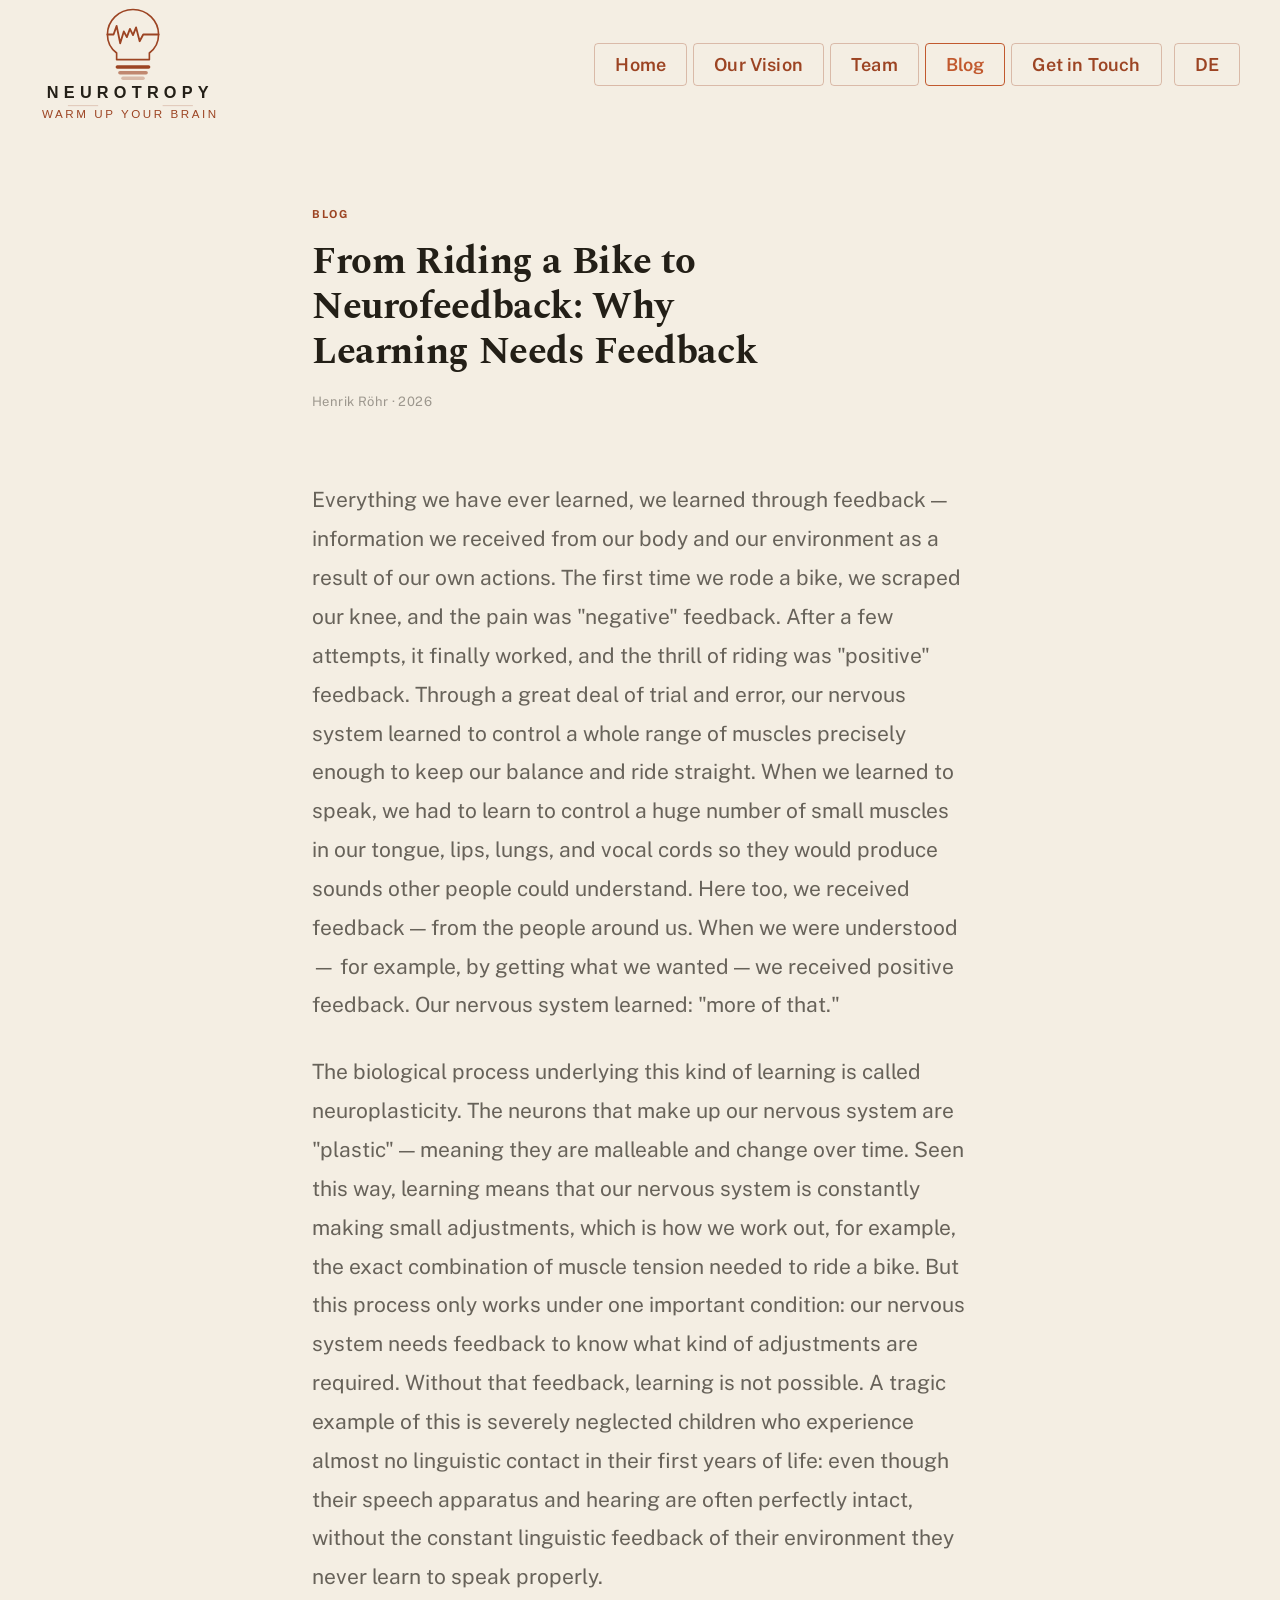
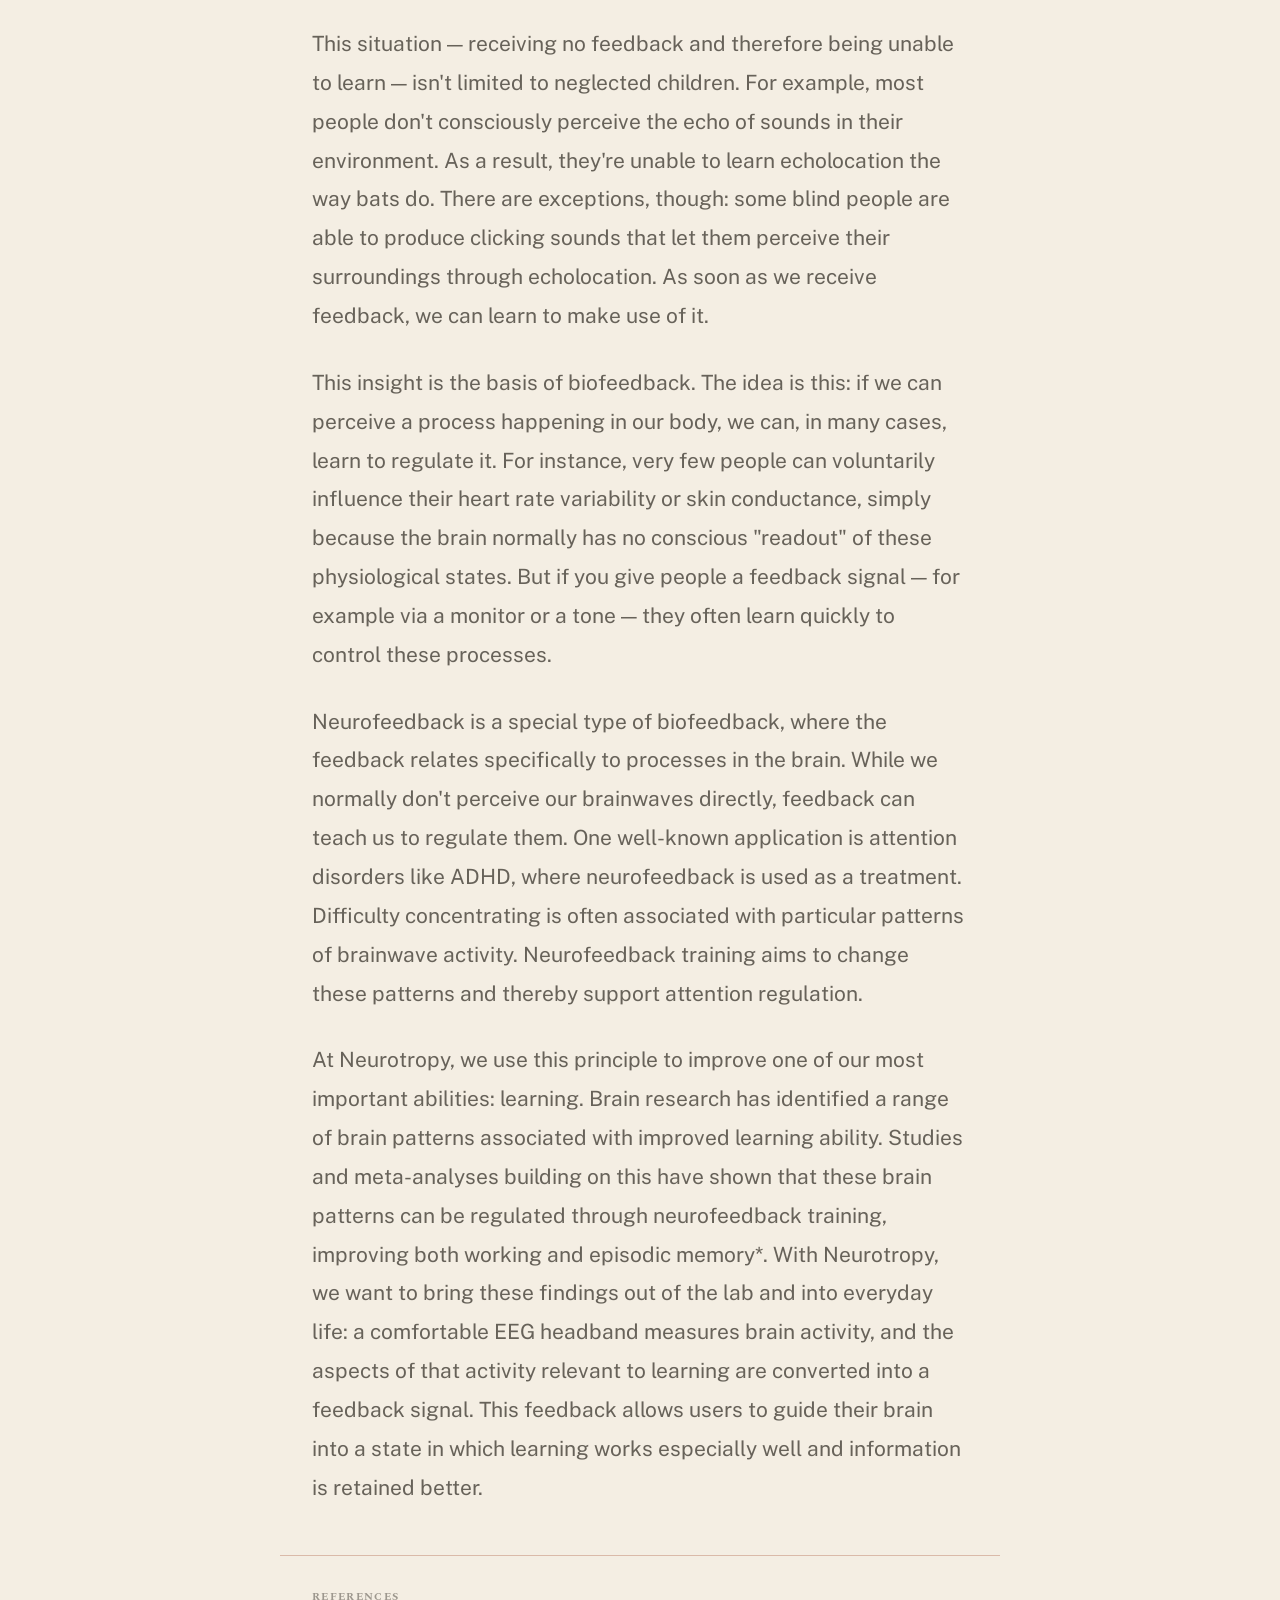
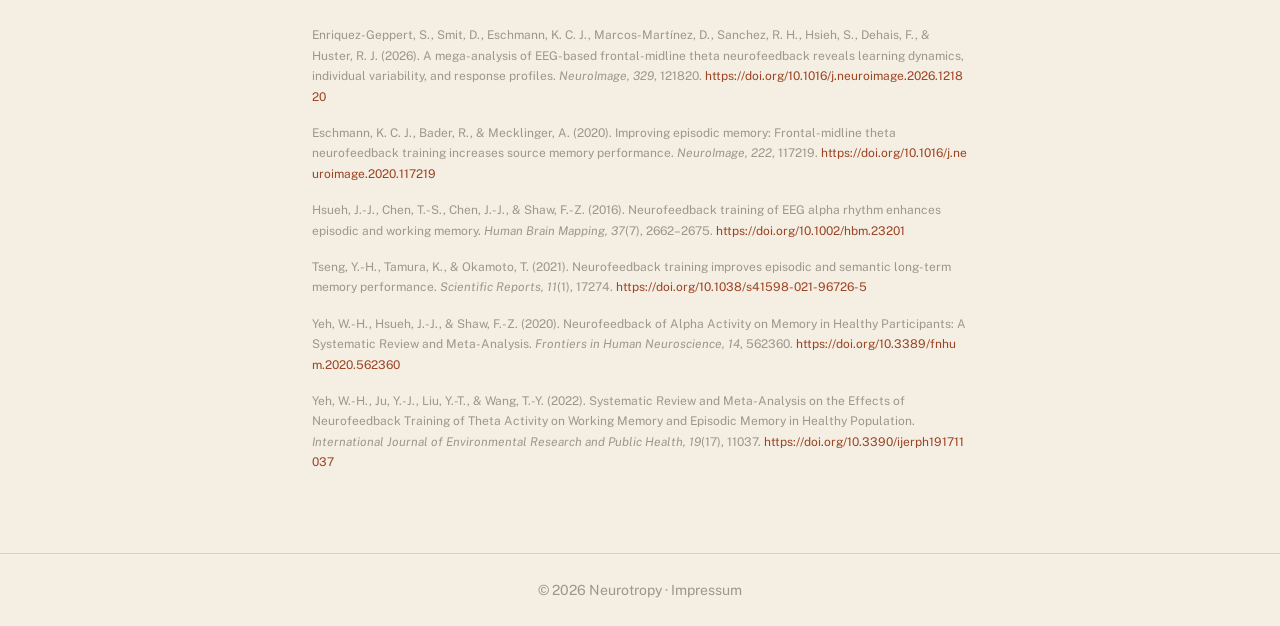
<file: blog.html>
<!DOCTYPE html>
<html lang="en">
<head>
  <meta charset="UTF-8" />
  <meta name="viewport" content="width=device-width, initial-scale=1.0" />
  <title>Blog – Neurotropy</title>
  <link rel="preconnect" href="https://fonts.googleapis.com" />
  <link rel="preconnect" href="https://fonts.gstatic.com" crossorigin />
  <link href="https://fonts.googleapis.com/css2?family=Spectral:ital,wght@0,500;0,600;1,500&family=Public+Sans:wght@400;500;600&display=swap" rel="stylesheet" />
  <link rel="stylesheet" href="style.css?v=40" />
  <style>
    .blog-hero {
      width: 100%;
      max-width: 720px;
      padding: 80px 32px 48px;
      display: flex;
      flex-direction: column;
      gap: 20px;
    }

    .blog-eyebrow {
      font-size: 11px;
      font-weight: 700;
      letter-spacing: 0.14em;
      text-transform: uppercase;
      color: var(--purple);
    }

    .blog-title {
      font-size: clamp(24px, 3vw, 38px);
      font-weight: 700;
      color: var(--text);
      line-height: 1.18;
      text-wrap: balance;
      letter-spacing: -0.01em;
    }

    .blog-meta {
      font-size: 13px;
      color: var(--text-hint);
      letter-spacing: 0.03em;
    }

    .blog-divider {
      width: 100%;
      max-width: 720px;
      height: 0.5px;
      background: var(--border);
      margin: 0 32px;
    }

    .blog-body {
      width: 100%;
      max-width: 720px;
      padding: 24px 32px 32px;
      display: flex;
      flex-direction: column;
      gap: 28px;
    }

    .blog-body p {
      font-size: 21px;
      color: var(--text-muted);
      line-height: 1.85;
    }

    .blog-body h2 {
      font-size: 13px;
      font-weight: 700;
      letter-spacing: 0.1em;
      text-transform: uppercase;
      color: var(--purple);
      margin-top: 16px;
    }

    .references {
      width: 100%;
      max-width: 720px;
      padding: 32px 32px 80px;
      display: flex;
      flex-direction: column;
      gap: 16px;
      border-top: 0.5px solid var(--border);
      margin-top: 16px;
    }

    .references h3 {
      font-size: 11px;
      font-weight: 700;
      letter-spacing: 0.12em;
      text-transform: uppercase;
      color: var(--text-hint);
      margin-bottom: 4px;
    }

    .ref {
      font-size: 12px;
      color: var(--text-hint);
      line-height: 1.7;
    }

    .ref a {
      color: var(--purple);
      text-decoration: none;
      word-break: break-all;
    }
    .ref a:hover { text-decoration: underline; }

    .footnote {
      font-size: 13px;
      color: var(--text-hint);
      border-left: 2px solid var(--border);
      padding-left: 16px;
      font-style: italic;
    }

    @media (max-width: 680px) {
      .blog-hero, .blog-body, .references { padding-left: 20px; padding-right: 20px; }
      .blog-body p { font-size: 19px; }
    }
  </style>
</head>
<body>

  <!-- ── NAV ── -->
  <nav class="nav">
    <a href="index.html" onclick="return ntGo(event,'home',null)"><img src="logo.svg" alt="Neurotropy" class="nav-logo" /></a>
    <div class="nav-tabs">
      <a href="index.html" onclick="return ntGo(event,'home',null)" class="nav-tab" data-nt="home" data-en="Home" data-de="Start">Home</a>
      <a href="index.html#vision" onclick="return ntGo(event,'home','vision')" class="nav-tab" data-nt="home" data-en="Our Vision" data-de="Unsere Vision">Our Vision</a>
      <a href="index.html#team" onclick="return ntGo(event,'home','team')" class="nav-tab" data-nt="home" data-en="Team" data-de="Team">Team</a>
      <a href="blog.html" onclick="return ntGo(event,'blog',null)" class="nav-tab active" data-nt="blog" data-en="Blog" data-de="Blog">Blog</a>
      <a href="index.html#cta" onclick="return ntGo(event,'home','cta')" class="nav-tab" data-nt="home" data-en="Get in Touch" data-de="Kontakt">Get in Touch</a>
      <button class="nav-lang" id="lang-toggle" onclick="toggleLang()">DE</button>
    </div>
  </nav>

  <main style="align-items: center;">

    <div class="blog-hero">
      <p class="blog-eyebrow" data-en="Blog" data-de="Blog">Blog</p>
      <h1 class="blog-title" data-en="From Riding a Bike to Neurofeedback: Why Learning Needs Feedback" data-de="Vom Fahrradfahren zu Neurofeedback: Warum Lernen Feedback braucht">From Riding a Bike to Neurofeedback: Why Learning Needs Feedback</h1>
      <p class="blog-meta">Henrik Röhr · 2026</p>
    </div>


    <div class="blog-body">

      <p data-en="Everything we have ever learned, we learned through feedback — information we received from our body and our environment as a result of our own actions. The first time we rode a bike, we scraped our knee, and the pain was &quot;negative&quot; feedback. After a few attempts, it finally worked, and the thrill of riding was &quot;positive&quot; feedback. Through a great deal of trial and error, our nervous system learned to control a whole range of muscles precisely enough to keep our balance and ride straight. When we learned to speak, we had to learn to control a huge number of small muscles in our tongue, lips, lungs, and vocal cords so they would produce sounds other people could understand. Here too, we received feedback — from the people around us. When we were understood — for example, by getting what we wanted — we received positive feedback. Our nervous system learned: &quot;more of that.&quot;" data-de="Alles, was wir jemals gelernt haben, haben wir durch Feedback gelernt, also Informationen, die wir von unserem Körper und unserer Umgebung infolge unserer eigenen Handlungen erhalten haben. Als wir zum ersten Mal Fahrrad fuhren, haben wir uns das Knie aufgeschlagen, und der Schmerz war „negatives&quot; Feedback. Nach einigen Versuchen hat es dann endlich geklappt, und die Euphorie des Fahrens war „positives&quot; Feedback. Unser Nervensystem hat durch viel Ausprobieren gelernt, eine Vielzahl von Muskeln genau so anzusteuern, dass wir die Balance halten und geradeaus fahren. Als wir sprechen lernten, mussten wir eine Unmenge von kleinen Muskeln in unserer Zunge, Lippen, Lunge und Stimmbändern kontrollieren lernen, damit sie Laute produzieren, die andere Menschen verstehen. Auch hier haben wir Feedback erhalten, nämlich durch die Menschen um uns herum. Wurden wir verstanden – zum Beispiel, indem wir bekamen, was wir wollten –, erhielten wir positives Feedback. Unser Nervensystem hat gelernt: „mehr davon&quot;.">Everything we have ever learned, we learned through feedback — information we received from our body and our environment as a result of our own actions. The first time we rode a bike, we scraped our knee, and the pain was "negative" feedback. After a few attempts, it finally worked, and the thrill of riding was "positive" feedback. Through a great deal of trial and error, our nervous system learned to control a whole range of muscles precisely enough to keep our balance and ride straight. When we learned to speak, we had to learn to control a huge number of small muscles in our tongue, lips, lungs, and vocal cords so they would produce sounds other people could understand. Here too, we received feedback — from the people around us. When we were understood — for example, by getting what we wanted — we received positive feedback. Our nervous system learned: "more of that."</p>

      <p data-en="The biological process underlying this kind of learning is called neuroplasticity. The neurons that make up our nervous system are &quot;plastic&quot; — meaning they are malleable and change over time. Seen this way, learning means that our nervous system is constantly making small adjustments, which is how we work out, for example, the exact combination of muscle tension needed to ride a bike. But this process only works under one important condition: our nervous system needs feedback to know what kind of adjustments are required. Without that feedback, learning is not possible. A tragic example of this is severely neglected children who experience almost no linguistic contact in their first years of life: even though their speech apparatus and hearing are often perfectly intact, without the constant linguistic feedback of their environment they never learn to speak properly." data-de="Der biologische Prozess, der dieser Art von Lernen zugrunde liegt, nennt sich Neuroplastizität. Die Neuronen, die unser Nervensystem bilden, sind „plastisch&quot;, das heißt, sie sind formbar und verändern sich. Aus dieser Sicht bedeutet Lernen, dass unser Nervensystem ständig kleine Veränderungen vornimmt, wodurch wir beispielsweise die genaue Kombination von Muskelanspannung herausfinden, die notwendig ist, um Fahrrad zu fahren. Dieser Prozess funktioniert aber nur unter einer wichtigen Voraussetzung: Unser Nervensystem benötigt Feedback, um zu wissen, welche Art von Anpassungen erforderlich sind. Bleibt dieses Feedback aus, ist Lernen nicht möglich. Ein tragisches Beispiel dafür sind schwer vernachlässigte Kinder, die in ihren ersten Lebensjahren kaum sprachlichen Kontakt erfahren: Obwohl mit ihrem Sprachapparat und Gehör oft alles in Ordnung ist, lernen sie ohne die ständige sprachliche Rückmeldung ihrer Umgebung nicht, richtig zu sprechen.">The biological process underlying this kind of learning is called neuroplasticity. The neurons that make up our nervous system are "plastic" — meaning they are malleable and change over time. Seen this way, learning means that our nervous system is constantly making small adjustments, which is how we work out, for example, the exact combination of muscle tension needed to ride a bike. But this process only works under one important condition: our nervous system needs feedback to know what kind of adjustments are required. Without that feedback, learning is not possible. A tragic example of this is severely neglected children who experience almost no linguistic contact in their first years of life: even though their speech apparatus and hearing are often perfectly intact, without the constant linguistic feedback of their environment they never learn to speak properly.</p>

      <p data-en="This situation — receiving no feedback and therefore being unable to learn — isn't limited to neglected children. For example, most people don't consciously perceive the echo of sounds in their environment. As a result, they're unable to learn echolocation the way bats do. There are exceptions, though: some blind people are able to produce clicking sounds that let them perceive their surroundings through echolocation. As soon as we receive feedback, we can learn to make use of it." data-de="Die Situation, kein Feedback zu erhalten und deshalb nicht lernen zu können, ist nicht nur auf vernachlässigte Kinder beschränkt. Zum Beispiel nehmen die meisten Menschen das Echo von Geräuschen in ihrer Umgebung normalerweise nicht bewusst wahr. Sie sind daher nicht in der Lage, Echoortung zu erlernen, wie beispielsweise Fledermäuse es tun. Hierzu bestehen jedoch Ausnahmen, denn einige blinde Menschen sind in der Lage, Klicklaute zu erzeugen, wodurch sie ihre Umgebung durch Echoortung wahrnehmen können. Sobald wir Feedback erhalten, können wir lernen, es uns zunutze zu machen.">This situation — receiving no feedback and therefore being unable to learn — isn't limited to neglected children. For example, most people don't consciously perceive the echo of sounds in their environment. As a result, they're unable to learn echolocation the way bats do. There are exceptions, though: some blind people are able to produce clicking sounds that let them perceive their surroundings through echolocation. As soon as we receive feedback, we can learn to make use of it.</p>

      <p data-en="This insight is the basis of biofeedback. The idea is this: if we can perceive a process happening in our body, we can, in many cases, learn to regulate it. For instance, very few people can voluntarily influence their heart rate variability or skin conductance, simply because the brain normally has no conscious &quot;readout&quot; of these physiological states. But if you give people a feedback signal — for example via a monitor or a tone — they often learn quickly to control these processes." data-de="Diese Erkenntnis bildet die Grundlage von Biofeedback. Die Idee ist Folgende: Wenn wir einen Prozess in unserem Körper wahrnehmen, können wir in vielen Fällen lernen, diesen zu regulieren. Zum Beispiel können die wenigsten Menschen willentlich ihre Herzratenvariabilität oder Hautleitfähigkeit beeinflussen, schlicht, weil das Gehirn normalerweise keinen bewussten „Messwert&quot; über diese physiologischen Zustände bekommt. Gibt man Menschen aber ein Feedbacksignal (z.&nbsp;B. über einen Monitor oder einen Ton), lernen sie häufig schnell, diese Prozesse zu steuern.">This insight is the basis of biofeedback. The idea is this: if we can perceive a process happening in our body, we can, in many cases, learn to regulate it. For instance, very few people can voluntarily influence their heart rate variability or skin conductance, simply because the brain normally has no conscious "readout" of these physiological states. But if you give people a feedback signal — for example via a monitor or a tone — they often learn quickly to control these processes.</p>

      <p data-en="Neurofeedback is a special type of biofeedback, where the feedback relates specifically to processes in the brain. While we normally don't perceive our brainwaves directly, feedback can teach us to regulate them. One well-known application is attention disorders like ADHD, where neurofeedback is used as a treatment. Difficulty concentrating is often associated with particular patterns of brainwave activity. Neurofeedback training aims to change these patterns and thereby support attention regulation." data-de="Eine besondere Art von Biofeedback ist Neurofeedback, denn hier bezieht sich das Feedback spezifisch auf Prozesse im Gehirn. Während wir normalerweise unsere Gehirnwellen nicht direkt wahrnehmen, können wir durch Feedback lernen, diese zu regulieren. Ein bekanntes Anwendungsfeld hierfür sind Aufmerksamkeitsstörungen wie ADHS, bei denen Neurofeedback zur Behandlung eingesetzt wird. Konzentrationsschwierigkeiten gehen häufig mit bestimmten Wellenmustern des Gehirns einher. Neurofeedback-Training zielt darauf ab, diese Muster zu verändern und so die Aufmerksamkeitsregulation zu unterstützen.">Neurofeedback is a special type of biofeedback, where the feedback relates specifically to processes in the brain. While we normally don't perceive our brainwaves directly, feedback can teach us to regulate them. One well-known application is attention disorders like ADHD, where neurofeedback is used as a treatment. Difficulty concentrating is often associated with particular patterns of brainwave activity. Neurofeedback training aims to change these patterns and thereby support attention regulation.</p>

      <p data-en="At Neurotropy, we use this principle to improve one of our most important abilities: learning. Brain research has identified a range of brain patterns associated with improved learning ability. Studies and meta-analyses building on this have shown that these brain patterns can be regulated through neurofeedback training, improving both working and episodic memory*. With Neurotropy, we want to bring these findings out of the lab and into everyday life: a comfortable EEG headband measures brain activity, and the aspects of that activity relevant to learning are converted into a feedback signal. This feedback allows users to guide their brain into a state in which learning works especially well and information is retained better." data-de="Bei Neurotropy nutzen wir dieses Prinzip, um eine unserer wichtigsten Fähigkeiten zu verbessern: Lernen. Die Hirnforschung hat eine Vielzahl von Gehirnmustern identifiziert, die mit verbesserter Lernfähigkeit zusammenhängen. Hierauf aufbauende Studien und Meta-Analysen konnten zeigen, dass diese Gehirnmuster durch Neurofeedback-Training reguliert werden können und das Arbeits- und episodische Gedächtnis verbessern*. Mit Neurotropy wollen wir diese Erkenntnisse aus dem Labor in den Alltag bringen: Durch ein komfortables EEG-Stirnband werden die Gehirnströme gemessen und die für Lernen relevanten Aspekte der Gehirnaktivität in ein Feedback-Signal umgewandelt. Dieses Feedback ermöglicht es Nutzerinnen und Nutzern, ihr Gehirn in einen Zustand zu regulieren, in dem Lernen besonders gut funktioniert und Informationen besser gespeichert werden.">At Neurotropy, we use this principle to improve one of our most important abilities: learning. Brain research has identified a range of brain patterns associated with improved learning ability. Studies and meta-analyses building on this have shown that these brain patterns can be regulated through neurofeedback training, improving both working and episodic memory*. With Neurotropy, we want to bring these findings out of the lab and into everyday life: a comfortable EEG headband measures brain activity, and the aspects of that activity relevant to learning are converted into a feedback signal. This feedback allows users to guide their brain into a state in which learning works especially well and information is retained better.</p>


    </div>

    <div class="references">
      <h3 data-en="References" data-de="Referenzen">References</h3>

      <p class="ref">Enriquez-Geppert, S., Smit, D., Eschmann, K. C. J., Marcos-Martínez, D., Sanchez, R. H., Hsieh, S., Dehais, F., &amp; Huster, R. J. (2026). A mega-analysis of EEG-based frontal-midline theta neurofeedback reveals learning dynamics, individual variability, and response profiles. <em>NeuroImage, 329</em>, 121820. <a href="https://doi.org/10.1016/j.neuroimage.2026.121820" target="_blank" rel="noopener">https://doi.org/10.1016/j.neuroimage.2026.121820</a></p>

      <p class="ref">Eschmann, K. C. J., Bader, R., &amp; Mecklinger, A. (2020). Improving episodic memory: Frontal-midline theta neurofeedback training increases source memory performance. <em>NeuroImage, 222</em>, 117219. <a href="https://doi.org/10.1016/j.neuroimage.2020.117219" target="_blank" rel="noopener">https://doi.org/10.1016/j.neuroimage.2020.117219</a></p>

      <p class="ref">Hsueh, J.-J., Chen, T.-S., Chen, J.-J., &amp; Shaw, F.-Z. (2016). Neurofeedback training of EEG alpha rhythm enhances episodic and working memory. <em>Human Brain Mapping, 37</em>(7), 2662–2675. <a href="https://doi.org/10.1002/hbm.23201" target="_blank" rel="noopener">https://doi.org/10.1002/hbm.23201</a></p>

      <p class="ref">Tseng, Y.-H., Tamura, K., &amp; Okamoto, T. (2021). Neurofeedback training improves episodic and semantic long-term memory performance. <em>Scientific Reports, 11</em>(1), 17274. <a href="https://doi.org/10.1038/s41598-021-96726-5" target="_blank" rel="noopener">https://doi.org/10.1038/s41598-021-96726-5</a></p>

      <p class="ref">Yeh, W.-H., Hsueh, J.-J., &amp; Shaw, F.-Z. (2020). Neurofeedback of Alpha Activity on Memory in Healthy Participants: A Systematic Review and Meta-Analysis. <em>Frontiers in Human Neuroscience, 14</em>, 562360. <a href="https://doi.org/10.3389/fnhum.2020.562360" target="_blank" rel="noopener">https://doi.org/10.3389/fnhum.2020.562360</a></p>

      <p class="ref">Yeh, W.-H., Ju, Y.-J., Liu, Y.-T., &amp; Wang, T.-Y. (2022). Systematic Review and Meta-Analysis on the Effects of Neurofeedback Training of Theta Activity on Working Memory and Episodic Memory in Healthy Population. <em>International Journal of Environmental Research and Public Health, 19</em>(17), 11037. <a href="https://doi.org/10.3390/ijerph191711037" target="_blank" rel="noopener">https://doi.org/10.3390/ijerph191711037</a></p>
    </div>

  </main>

  <footer>© 2026 Neurotropy · <a href="/impressum" style="color: inherit; text-decoration: none;">Impressum</a></footer>

  <script>
    if ('scrollRestoration' in history) { history.scrollRestoration = 'manual'; }
    window.scrollTo(0, 0);
    window.addEventListener('load', function() { window.scrollTo(0, 0); });

    var currentLang = localStorage.getItem('lang') || 'en';
    function applyLang(lang) {
      currentLang = lang;
      localStorage.setItem('lang', lang);
      document.getElementById('lang-toggle').textContent = lang === 'en' ? 'DE' : 'EN';
      document.documentElement.lang = lang;
      document.querySelectorAll('[data-en]').forEach(function(el) {
        // Skip elements that contain child elements (like the disclaimer with a link) --
        // relevant once Home content (with its waitlist form) is swapped into this page.
        if (el.children.length > 0) return;
        el.textContent = lang === 'en' ? el.dataset.en : el.dataset.de;
      });

      // Handle disclaimer separately (has child link) -- present when Home content is swapped in
      var disc = document.querySelector('.form-disclaimer');
      if (disc) {
        var link = disc.querySelector('a');
        disc.childNodes.forEach(function(n) { if (n.nodeType === 3) n.remove(); });
        var txt = lang === 'en'
          ? 'By subscribing you agree to receive the Neurotropy newsletter. Unsubscribe anytime. '
          : 'Mit der Anmeldung stimmst du dem Erhalt des Neurotropy-Newsletters zu. Jederzeit abbestellbar. ';
        disc.insertBefore(document.createTextNode(txt), link);
        if (link) link.textContent = lang === 'en' ? 'Privacy policy' : 'Datenschutz';
      }

      // Placeholder -- present when Home content is swapped in
      var emailInput = document.getElementById('email-input');
      if (emailInput) {
        emailInput.placeholder = lang === 'en' ? emailInput.dataset.placeholderEn : emailInput.dataset.placeholderDe;
      }
    }
    function toggleLang() { applyLang(currentLang === 'en' ? 'de' : 'en'); }
    applyLang(currentLang);

    // Nav tab active state follows whichever tab was clicked
    document.querySelectorAll('.nav-tab').forEach(function(tab) {
      tab.addEventListener('click', function() {
        document.querySelectorAll('.nav-tab').forEach(function(t) { t.classList.remove('active'); });
        tab.classList.add('active');
      });
    });

    // In-page router: swaps <main> content between Blog and Home via fetch,
    // instead of doing a real page navigation, so switching tabs never shows
    // a page reload -- it just feels like a tab changing. Content is
    // prefetched in the background so the swap is instant and immediate,
    // with no fade or other visible in-between state.
    var ntBlogMain = null;
    var ntBlogTitle = document.title;
    var ntHomeCache = null; // { main, title }
    var ntCurrentPage = 'blog';

    function ntCaptureBlog() {
      if (ntBlogMain === null) ntBlogMain = document.querySelector('main').innerHTML;
    }

    function ntSetActive(page) {
      // Used only for popstate restoration (no originating click to mark) --
      // highlights just the first tab for that page (Home, or Blog).
      var marked = false;
      document.querySelectorAll('.nav-tab').forEach(function(t) {
        var isMatch = !marked && t.dataset.nt === page;
        t.classList.toggle('active', isMatch);
        if (isMatch) { marked = true; }
      });
    }

    function ntScrollToId(id) {
      function attempt() {
        var el = document.getElementById(id);
        if (el) { el.scrollIntoView(); }
      }
      // Run once immediately (synchronously, before the browser can paint the
      // just-swapped content at the old scroll position) so there is no visible
      // flash of the wrong section; the delayed retries just correct the
      // position once fonts/images have finished affecting layout.
      attempt();
      [60, 200, 450].forEach(function(delay) { setTimeout(attempt, delay); });
      if (document.fonts && document.fonts.ready) {
        document.fonts.ready.then(function() { setTimeout(attempt, 30); });
      }
    }

    function ntShowBlogSelf(scrollTarget) {
      if (ntCurrentPage === 'blog') {
        if (scrollTarget) { ntScrollToId(scrollTarget); } else { window.scrollTo(0, 0); }
        return;
      }
      ntCaptureBlog();
      document.querySelector('main').innerHTML = ntBlogMain;
      document.title = ntBlogTitle;
      ntCurrentPage = 'blog';
      applyLang(currentLang);
      if (history.pushState) { history.pushState({ ntPage: 'blog' }, '', 'blog.html'); }
      window.scrollTo(0, 0);
    }

    function ntRenderHome(data, scrollTarget) {
      document.querySelector('main').innerHTML = data.main;
      document.title = data.title;
      ntCurrentPage = 'home';
      applyLang(currentLang);
      if (history.pushState) { history.pushState({ ntPage: 'home' }, '', 'index.html'); }
      if (scrollTarget) { ntScrollToId(scrollTarget); } else { window.scrollTo(0, 0); }
    }

    function ntFetchHome() {
      // Returns a promise resolving once ntHomeCache is populated (no-op if already cached).
      if (ntHomeCache) { return Promise.resolve(ntHomeCache); }
      return fetch('index.html').then(function(r) { return r.text(); }).then(function(html) {
        var doc = new DOMParser().parseFromString(html, 'text/html');
        var mainEl = doc.querySelector('main');
        ntHomeCache = { main: mainEl ? mainEl.innerHTML : html, title: doc.title || 'Neurotropy' };
        return ntHomeCache;
      });
    }

    function ntShowHome(scrollTarget) {
      ntCaptureBlog();
      ntFetchHome().then(function(data) {
        ntRenderHome(data, scrollTarget);
      }).catch(function() { window.location.href = 'index.html' + (scrollTarget ? '#' + scrollTarget : ''); });
    }

    function ntGo(event, page, scrollTarget) {
      if (event) { event.preventDefault(); }
      if (page === 'blog') { ntShowBlogSelf(scrollTarget); } else { ntShowHome(scrollTarget); }
      return false;
    }

    window.addEventListener('popstate', function(e) {
      var page = (e.state && e.state.ntPage) || 'blog';
      if (page === 'home') { ntShowHome(null); } else { ntShowBlogSelf(null); }
      ntSetActive(page);
    });

    // Prefetch the Home content in the background once the page has settled,
    // so the very first tab switch is just as instant as later ones.
    if (window.requestIdleCallback) {
      requestIdleCallback(function() { ntFetchHome().catch(function() {}); }, { timeout: 2500 });
    } else {
      setTimeout(function() { ntFetchHome().catch(function() {}); }, 1000);
    }
  </script>

</body>
</html>
</file>
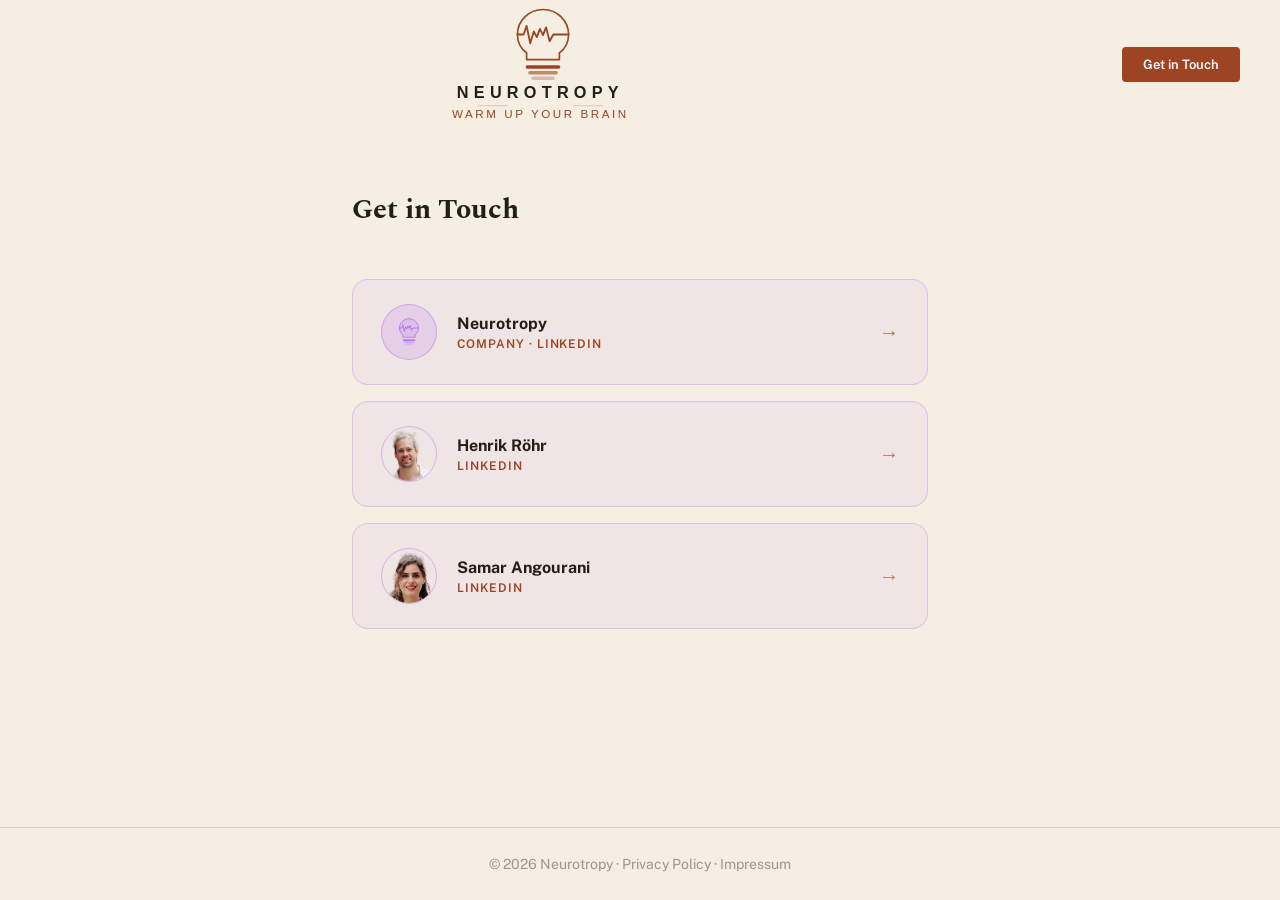
<file: contact.html>
<!DOCTYPE html>
<html lang="en">
<head>
  <meta charset="UTF-8" />
  <meta name="viewport" content="width=device-width, initial-scale=1.0" />
  <title>Get in Touch – Neurotropy</title>
  <link rel="preconnect" href="https://fonts.googleapis.com" />
  <link rel="preconnect" href="https://fonts.gstatic.com" crossorigin />
  <link href="https://fonts.googleapis.com/css2?family=Spectral:ital,wght@0,500;0,600;1,500&family=Public+Sans:wght@400;500;600&display=swap" rel="stylesheet" />
  <link rel="stylesheet" href="style.css?v=40" />
  <style>
    .contact-body {
      max-width: 640px;
      width: 100%;
      padding: 60px 32px 120px;
      display: flex;
      flex-direction: column;
      gap: 48px;
    }
    .contact-body h1 {
      font-size: 28px;
      font-weight: 700;
      color: var(--text);
    }
    .contact-cards {
      display: flex;
      flex-direction: column;
      gap: 16px;
    }
    .contact-card {
      display: flex;
      align-items: center;
      gap: 20px;
      background: rgba(168,85,247,0.06);
      border: 0.5px solid rgba(168,85,247,0.25);
      border-radius: 16px;
      padding: 24px 28px;
      text-decoration: none;
      transition: border-color 0.2s, background 0.2s;
    }
    .contact-card:hover {
      border-color: rgba(168,85,247,0.55);
      background: rgba(168,85,247,0.1);
    }
    .contact-avatar {
      width: 56px;
      height: 56px;
      border-radius: 50%;
      object-fit: cover;
      object-position: top;
      border: 1.5px solid rgba(168,85,247,0.35);
      flex-shrink: 0;
    }
    .contact-avatar-icon {
      width: 56px;
      height: 56px;
      border-radius: 50%;
      background: rgba(168,85,247,0.15);
      border: 1.5px solid rgba(168,85,247,0.35);
      display: flex;
      align-items: center;
      justify-content: center;
      flex-shrink: 0;
    }
    .contact-avatar-icon svg {
      width: 28px;
      height: 28px;
    }
    .contact-info {
      flex: 1;
    }
    .contact-name {
      font-size: 16px;
      font-weight: 700;
      color: var(--text);
      margin-bottom: 4px;
    }
    .contact-role {
      font-size: 12px;
      font-weight: 600;
      color: var(--purple);
      letter-spacing: 0.08em;
      text-transform: uppercase;
    }
    .contact-arrow {
      color: var(--purple);
      font-size: 20px;
      opacity: 0.7;
    }
    @media (max-width: 680px) {
      .contact-body { padding: 40px 20px 80px; }
      .contact-card { padding: 18px 20px; }
    }
  </style>
</head>
<body>

  <nav class="nav">
    <div class="nav-spacer"></div>
    <a href="index.html">
      <img src="logo.svg" alt="Neurotropy" class="nav-logo" />
    </a>
    <div class="nav-right">
      <a href="contact.html" class="nav-cta">Get in Touch</a>
    </div>
  </nav>

  <main style="align-items: center;">
    <div class="contact-body">

      <h1>Get in Touch</h1>

      <div class="contact-cards">

        <!-- Neurotropy -->
        <a class="contact-card" href="https://www.linkedin.com/company/135674768/" target="_blank" rel="noopener">
          <div class="contact-avatar-icon">
            <svg xmlns="http://www.w3.org/2000/svg" width="44" height="44" viewBox="53 4 54 74" fill="none">
              <path d="M80 6C66 6 55 17 55 30.5c0 7.5 3.5 14 9 18v6.5h32v-6.5c5.5-4 9-10.5 9-18C105 17 94 6 80 6z" fill="rgba(168,85,247,0.12)" stroke="#a855f7" stroke-width="1.6" stroke-linejoin="round"/>
              <rect x="63" y="60.5" width="34" height="3.5" rx="1.75" fill="#a855f7"/>
              <rect x="65.5" y="66" width="29" height="3.5" rx="1.75" fill="rgba(168,85,247,0.5)"/>
              <rect x="68.5" y="71.5" width="23" height="3.5" rx="1.75" fill="rgba(168,85,247,0.2)"/>
              <polyline points="55,30.5 61,30.5 64,22 67.5,39 71,27.5 74,33 77,25 80,31 83,23.5 86.5,37 90,30.5 96,30.5 105,30.5" stroke="#a855f7" stroke-width="1.8" fill="none" stroke-linecap="round" stroke-linejoin="round"/>
            </svg>
          </div>
          <div class="contact-info">
            <p class="contact-name">Neurotropy</p>
            <p class="contact-role">Company · LinkedIn</p>
          </div>
          <span class="contact-arrow">→</span>
        </a>

        <!-- Henrik -->
        <a class="contact-card" href="https://www.linkedin.com/in/henrik-r-1109/" target="_blank" rel="noopener">
          <img src="henrik.png" alt="Henrik" class="contact-avatar" />
          <div class="contact-info">
            <p class="contact-name">Henrik Röhr</p>
            <p class="contact-role">LinkedIn</p>
          </div>
          <span class="contact-arrow">→</span>
        </a>

        <!-- Samar -->
        <a class="contact-card" href="https://www.linkedin.com/in/samar-angourani-9060851a6/" target="_blank" rel="noopener">
          <img src="samar.png" alt="Samar" class="contact-avatar" />
          <div class="contact-info">
            <p class="contact-name">Samar Angourani</p>
            <p class="contact-role">LinkedIn</p>
          </div>
          <span class="contact-arrow">→</span>
        </a>

      </div>
    </div>
  </main>

  <footer>© 2026 Neurotropy · <a href="/privacy" style="color: inherit; text-decoration: none;">Privacy Policy</a> · <a href="/impressum" style="color: inherit; text-decoration: none;">Impressum</a></footer>

</body>
</html>
</file>
<file: style.css>
*, *::before, *::after { box-sizing: border-box; margin: 0; padding: 0; }

:root {
  --bg:            #F4EEE3;
  --bg-raised:     #E8E0CF;
  --deep-green:    #2E3B24;
  --accent:        #9C4423;
  --accent-bright: #9C4423;
  --accent-d:      #7C3419;
  --accent-tint:   rgba(193,89,46,0.14);
  --border:        rgba(156,68,35,0.30);
  --line:          rgba(156,68,35,0.20);
  --text:          #231F17;
  --text-muted:    rgba(35,31,23,0.68);
  --text-hint:     rgba(35,31,23,0.42);
  --purple:        var(--accent-bright);

  --nav-bg:          #2E3B24;
  --nav-bar-bg:      #F4EEE3;
  --nav-text:        rgba(231,235,221,0.85);
  --nav-text-strong: #F5F7ED;
  --nav-active:      #C1592E;
  --nav-border:      rgba(156,68,35,0.30);
  --nav-tint:        rgba(193,89,46,0.14);
  --nav-hover:       #28401A;

  --vivid:         #14100D;
  --vivid-dark:    #9C4423;
  --headband-glow: #FF7A29;
  --frame-outer:   #B35F24;
  --frame-neck:    #D8C3A5;
  --frame-face:    #D8C3A5;
  --calm:          #6B6862;
  --calm-bright:   #8C8880;
  --calm-dark:     #4A4742;
}

html, body { height: 100%; }

body {
  font-family: 'Public Sans', -apple-system, BlinkMacSystemFont, 'Segoe UI', sans-serif;
  background: var(--bg);
  color: var(--text);
  display: flex;
  flex-direction: column;
}

h1, h2, h3, .headline, .section-headline, .team-name, .blog-title {
  font-family: 'Spectral', Georgia, 'Times New Roman', serif;
}


/* ── Nav ── */
.nav {
  display: flex;
  align-items: center;
  justify-content: space-between;
  padding: 0 40px;
  height: 128px;
  position: fixed;
  top: 0;
  left: 0;
  right: 0;
  z-index: 100;
  background: var(--nav-bar-bg);
  -webkit-transform: translateZ(0);
  transform: translateZ(0);
}

main {
  padding-top: 128px;
}

.nav-logo {
  width: 380px;
  height: 128px;
  object-fit: contain;
  object-position: left center;
}

.nav-tabs {
  display: flex;
  align-items: center;
  gap: 2px;
}

.nav-tab {
  margin-left: 4px;
  padding: 10px 20px;
  font-size: 18px;
  font-weight: 600;
  color: var(--accent-bright);
  text-decoration: none;
  border-radius: 4px;
  border: 1px solid var(--border);
  letter-spacing: 0.01em;
  transition: color 0.15s, background 0.15s, border-color 0.15s;
  white-space: nowrap;
  background: none;
}
.nav-tab:hover { background: var(--accent-tint); }
.nav-tab.active { color: var(--nav-active); border-color: var(--nav-active); }

.nav-lang {
  margin-left: 10px;
  padding: 10px 20px;
  border-radius: 4px;
  border: 1px solid var(--border);
  background: none;
  color: var(--accent-bright);
  font-family: inherit;
  font-size: 18px;
  font-weight: 600;
  cursor: pointer;
  letter-spacing: 0.01em;
  line-height: normal;
  transition: background 0.15s;
}
.nav-lang:hover { background: var(--accent-tint); }

.nav-spacer { flex: 1; }

.nav-right {
  flex: 1;
  display: flex;
  align-items: center;
  justify-content: flex-end;
  gap: 10px;
}

.nav-cta {
  padding: 9px 20px;
  border-radius: 4px;
  border: 1px solid transparent;
  background: var(--accent);
  color: #fff;
  font-size: 13px;
  font-weight: 600;
  text-decoration: none;
  white-space: nowrap;
  transition: background 0.2s;
}
.nav-cta:hover { background: var(--accent-d); }

.legal-nav-btn {
  padding: 11px 22px;
  font-size: 19px;
}

.hero-cta {
  padding: 14px 28px;
  font-size: 18px;
}

/* ── Shared section styles ── */
main {
  flex: 1;
  display: flex;
  flex-direction: column;
  align-items: center;
}

.section {
  width: 100%;
  max-width: 960px;
  padding: 96px 32px;
  display: flex;
  flex-direction: column;
  align-items: center;
  text-align: center;
  position: relative;
  scroll-margin-top: 128px;
}

.section-label {
  font-family: 'Public Sans', -apple-system, BlinkMacSystemFont, 'Segoe UI', sans-serif;
  font-style: normal;
  font-size: 15px;
  font-weight: 600;
  color: var(--accent-bright);
  letter-spacing: 0.08em;
  text-transform: uppercase;
  margin-bottom: 14px;
}

.section-headline {
  font-size: clamp(22px, 2.4vw, 30px);
  font-weight: 600;
  color: var(--text);
  line-height: 1.25;
  text-wrap: balance;
  margin-bottom: 48px;
  max-width: 34ch;
}

/* ── Hero ── */
.hero {
  width: 100%;
  max-width: 1280px;
  padding: 176px 48px 88px;
  display: flex;
  flex-direction: row;
  align-items: center;
  gap: 16px;
  text-align: left;
}

.hero-text {
  flex: 1;
  display: flex;
  flex-direction: column;
  gap: 32px;
  max-width: 480px;
}

.hero-image {
  flex: 0 0 420px;
  display: flex;
  flex-direction: column;
  align-items: center;
  gap: 12px;
  align-self: center;
  margin-left: 6cm;
}

.hero-image svg { width: 100%; height: auto; }

@keyframes ufo-float {
  0%, 100% { transform: translateY(0); }
  50% { transform: translateY(-10px); }
}

.ufo-group {
  animation: ufo-float 3s ease-in-out infinite;
  transform-box: fill-box;
  transform-origin: center;
}

@keyframes headband-blink {
  0%, 100% { opacity: 1; }
  50% { opacity: 0.2; }
}

.headband-dot {
  fill: var(--headband-glow) !important;
  animation: headband-blink 1.8s ease-in-out infinite;
  filter: drop-shadow(0 0 3px var(--headband-glow));
}

.hero-text .label,
.hero-text .headline,
.hero-text .value-props {
  text-align: left;
}

.label {
  font-size: 20px;
  font-weight: 600;
  color: var(--accent-bright);
  letter-spacing: 0.06em;
  text-transform: uppercase;
}

.headline {
  font-size: clamp(32px, 4.4vw, 52px);
  font-weight: 600;
  color: var(--text);
  line-height: 1.12;
  letter-spacing: -0.01em;
  text-wrap: balance;
}

.hero-sub {
  font-size: 21px;
  color: var(--text-muted);
  line-height: 1.65;
  max-width: 46ch;
}

/* ── Value props ── */
.value-props {
  list-style: none;
  display: flex;
  flex-direction: column;
  gap: 14px;
  align-self: flex-start;
  margin: 0;
  padding-left: 0;
}

.value-props li {
  font-size: 20px;
  color: var(--text-muted);
  display: flex;
  align-items: flex-start;
  gap: 10px;
  line-height: 1.6;
  text-align: left;
}

.value-props li::before {
  content: none;
}

.value-icon {
  width: 22px;
  height: 27px;
  flex: none;
  margin-top: 1px;
}

/* ── Waitlist ── */
.waitlist { width: 100%; max-width: 480px; }

.waitlist-form {
  display: flex;
  gap: 0;
  flex-wrap: wrap;
  justify-content: flex-start;
}

.waitlist-form input[type="email"] {
  padding: 13px 18px;
  border-radius: 4px 0 0 4px;
  border: 1.5px solid var(--border);
  border-right: none;
  background: var(--bg-raised);
  color: var(--text);
  font-size: 14px;
  outline: none;
  min-width: 220px;
  flex: 1;
  transition: border-color 0.2s;
}
.waitlist-form input[type="email"]:focus {
  border-color: var(--accent-bright);
}

.waitlist-form input[type="email"]::placeholder { color: var(--text-hint); }

.waitlist-form button {
  padding: 13px 26px;
  border-radius: 0 4px 4px 0;
  border: 1.5px solid var(--accent);
  background: var(--accent);
  color: #fff;
  font-size: 14px;
  font-weight: 600;
  cursor: pointer;
  transition: background 0.2s;
  white-space: nowrap;
}

.waitlist-form button:hover { background: var(--accent-d); border-color: var(--accent-d); }

.confirm {
  color: var(--accent-bright);
  font-size: 13px;
  margin-top: 14px;
}

/* ── Problem section ── */
.problem-section { }

.problem-cards {
  display: grid;
  grid-template-columns: repeat(3, 1fr);
  gap: 1px;
  width: 100%;
  background: var(--line);
  border: 1px solid var(--line);
}

.problem-card {
  background: var(--bg);
  padding: 28px 24px;
  text-align: left;
}

.problem-icon {
  font-size: 28px;
  margin-bottom: 14px;
}

.problem-card h3 {
  font-size: 16px;
  font-weight: 600;
  color: var(--text);
  margin-bottom: 10px;
}

.problem-card p {
  font-size: 14px;
  color: var(--text-muted);
  line-height: 1.6;
}

/* ── Team label ── */
.team-label {
  font-size: 12px;
  font-weight: 600;
  color: var(--accent-bright);
  letter-spacing: 0.1em;
  text-transform: uppercase;
  margin-top: 16px;
}

/* ── How it works ── */
.how-section { }

.steps {
  display: flex;
  align-items: flex-start;
  justify-content: center;
  gap: 0;
  width: 100%;
}

.step {
  flex: 1;
  text-align: center;
  padding: 0 20px;
}

.step-icon {
  display: flex;
  justify-content: center;
  margin-bottom: 20px;
}

.step h3 {
  font-size: 20px;
  font-weight: 600;
  color: var(--text);
  margin-bottom: 10px;
  font-family: 'Spectral', Georgia, serif;
}

.step p {
  font-size: 18px;
  color: var(--text-muted);
  line-height: 1.6;
}

.step-connector {
  flex: 0 0 1px;
  height: 1px;
  background: var(--border);
  align-self: center;
  margin-top: -60px;
  width: 40px;
}

/* ── Features ── */
.features-section { }

.features {
  display: grid;
  grid-template-columns: repeat(2, 1fr);
  gap: 20px;
  width: 100%;
}

.feature-card {
  background: var(--bg-raised);
  border: 1px solid var(--line);
  padding: 28px 24px;
  text-align: left;
  transition: border-color 0.2s;
}

.feature-card:hover { border-color: var(--accent-bright); }

.feature-icon {
  font-size: 28px;
  margin-bottom: 14px;
}

.feature-card h3 {
  font-size: 16px;
  font-weight: 600;
  color: var(--text);
  margin-bottom: 10px;
}

.feature-card p {
  font-size: 14px;
  color: var(--text-muted);
  line-height: 1.6;
}

/* ── Vision ── */
.vision-section { margin-top: 0; }

.vision-body {
  max-width: 640px;
  display: flex;
  flex-direction: column;
  gap: 22px;
  text-align: center;
}

.vision-body p {
  font-size: 22px;
  color: var(--text-muted);
  line-height: 1.75;
}

.vision-body p:first-of-type::first-letter {
  font-family: 'Spectral', Georgia, serif;
  font-size: 1.6em;
  font-weight: 600;
  color: var(--accent-bright);
}

.vision-body em {
  color: var(--text);
  font-style: italic;
}

/* ── Team founders image ── */
.team-founders-img {
  width: 100%;
  max-width: 600px;
  height: auto;
  display: block;
  margin: 0 auto 0;
}

/* ── Team ── */
.team-section { }

.team-cards {
  display: flex;
  flex-direction: row;
  align-items: stretch;
  justify-content: center;
  gap: 56px;
  width: 100%;
  flex-wrap: wrap;
}

.team-card {
  display: flex;
  flex-direction: column;
  align-items: center;
  max-width: 300px;
  text-align: center;
  gap: 14px;
}

.team-avatar {
  width: 168px;
  height: 168px;
  object-fit: cover;
  object-position: top;
  border-radius: 3px;
  border: 1px solid var(--line);
  filter: grayscale(70%) contrast(1.05) brightness(0.94);
  transition: filter 0.35s ease;
}
.team-card:hover .team-avatar {
  filter: grayscale(0%) contrast(1) brightness(1);
}

.team-name {
  font-size: 20px;
  font-weight: 600;
  color: var(--text);
  margin-top: 4px;
}

.team-role {
  font-size: 12px;
  font-weight: 600;
  color: var(--accent-bright);
  letter-spacing: 0.08em;
  text-transform: uppercase;
}

.team-bio {
  font-size: 18.5px;
  color: var(--text-muted);
  line-height: 1.7;
}

.team-name-row {
  display: flex;
  align-items: center;
  gap: 10px;
  justify-content: center;
}

.team-contact {
  padding: 3px;
  border-radius: 3px;
  border: none;
  text-decoration: none;
  display: inline-flex;
  align-items: center;
  justify-content: center;
  transition: opacity 0.2s;
  opacity: 0.7;
  flex-shrink: 0;
}
.team-contact:hover {
  opacity: 1;
}
.team-contact svg rect { stroke: var(--accent-bright) !important; }
.team-contact svg path { fill: var(--accent-bright) !important; }

/* ── Final CTA ── */
.cta-section {
  }

.cta-sub {
  font-size: 21px;
  color: var(--text-muted);
  margin-top: -28px;
  margin-bottom: 36px;
  max-width: 480px;
}

.form-disclaimer {
  font-size: 12px;
  color: var(--text-hint);
  margin-top: 14px;
  max-width: 480px;
}
.form-disclaimer a { color: inherit; text-decoration: underline; }
.form-disclaimer a:hover { color: var(--text); }

/* ── Footer ── */
footer {
  flex-shrink: 0;
  padding: 28px;
  text-align: center;
  font-size: 14px;
  color: var(--text-hint);
  border-top: 1px solid var(--line);
  }

/* ── Mobile ── */
@media (max-width: 800px) {
  .hero { padding: 128px 24px 56px; gap: 40px; flex-direction: column; }
  .hero-image { flex: 0 0 auto; width: 100%; max-width: 320px; margin-left: 0; }
  .team-cards { flex-direction: column; align-items: center; gap: 40px; }
  .team-card { max-width: 100%; }
}

/* ── Legal pages (Privacy, Datenschutz, Impressum) ── */
.legal-body {
  max-width: 70ch;
  width: 100%;
  padding: 60px 32px 120px;
  display: flex;
  flex-direction: column;
}
.legal-toggle-row {
  display: flex;
  justify-content: flex-end;
  margin-bottom: 24px;
}
.legal-toggle-link {
  font-size: 13px;
  color: var(--text-hint);
  text-decoration: none;
}
.legal-toggle-link:hover { color: var(--text-muted); text-decoration: underline; }
.legal-body h1 {
  font-size: 30px;
  font-weight: 600;
  color: var(--text);
  margin-bottom: 8px;
}
.legal-body h2 {
  font-size: 17px;
  font-weight: 700;
  font-family: 'Public Sans', -apple-system, BlinkMacSystemFont, 'Segoe UI', sans-serif;
  color: var(--text);
  margin-top: 40px;
  margin-bottom: 6px;
}
.legal-body p {
  font-size: 19px;
  color: var(--text-muted);
  line-height: 1.8;
  margin-bottom: 16px;
}
.legal-body ul {
  margin: 0 0 16px;
  padding-left: 20px;
  color: var(--text-muted);
  font-size: 19px;
  line-height: 1.8;
}
.legal-body li { margin-bottom: 4px; }
.legal-body a { color: var(--accent-bright); text-decoration: underline; overflow-wrap: break-word; word-break: break-word; }
.legal-body a:hover { color: var(--text); }
.legal-divider {
  border: none;
  border-top: 1px solid var(--line);
  margin: 56px 0;
}

@media (max-width: 680px) {
  .nav { padding: 0 16px; height: auto; flex-wrap: wrap; gap: 4px; padding-top: 10px; padding-bottom: 6px; justify-content: center; }
  .nav-logo { width: 120px; height: auto; }
  .nav-tabs { gap: 6px 4px; flex-wrap: wrap; justify-content: center; }
  .nav-tab { margin-left: 0; padding: 8px 12px; font-size: 12px; }
  .nav-lang { margin-left: 0; padding: 8px 12px; font-size: 12px; }
  .legal-nav-btn { padding: 8px 16px; font-size: 15px; }
  main { padding-top: 90px; }
  .section { padding: 56px 20px; }
  .section-label { font-size: 13px; }
  .section-headline { font-size: clamp(18px, 5vw, 24px); margin-bottom: 32px; }
  .headline { font-size: clamp(28px, 8vw, 38px); }
  .hero { padding: 108px 20px 40px; }
  .vision-section { margin-top: 0; }
  .problem-cards { grid-template-columns: 1fr; }
  .features { grid-template-columns: 1fr; }
  .steps { flex-direction: column; align-items: center; gap: 32px; }
  .step-connector { display: none; }
  .step { padding: 0; text-align: center; }
  .step-icon { justify-content: center; }
  .team-avatar { width: 140px; height: 140px; }
  .waitlist-form { flex-direction: column; align-items: stretch; }
  .waitlist-form input[type="email"] { min-width: unset; border-radius: 4px; border-right: 1.5px solid var(--border); margin-bottom: 8px; }
  .waitlist-form button { border-radius: 4px; }
  .cta-sub { font-size: 18px; }
  footer { padding: 20px 16px; }
  .legal-body { padding: 40px 20px 80px; }
}
</file>
<file: versions/v1-landing-page/style.css>
*, *::before, *::after { box-sizing: border-box; margin: 0; padding: 0; }

:root {
  --bg:       #08040f;
  --purple:   #a855f7;
  --purple-d: #7c3aed;
  --border:   rgba(168,85,247,0.14);
  --border-2: rgba(168,85,247,0.30);
  --text:     #f0e6ff;
  --text-muted: #b09acc;
  --text-hint:  #6b5080;
}

html, body {
  height: 100%;
  overflow: hidden;
}

body {
  font-family: -apple-system, BlinkMacSystemFont, 'Segoe UI', sans-serif;
  background: var(--bg);
  color: var(--text);
  display: flex;
  flex-direction: column;
  background-image:
    radial-gradient(ellipse 700px 400px at 50% 30%, rgba(120,80,220,0.15), transparent 65%),
    radial-gradient(ellipse 400px 300px at 80% 80%, rgba(168,85,247,0.06), transparent 60%);
}

main {
  flex: 1;
  overflow-y: auto;
  display: flex;
  flex-direction: column;
  align-items: center;
  justify-content: center;
  padding: 40px 24px;
  text-align: center;
}

@keyframes fadeUp {
  from { opacity: 0; transform: translateY(20px); }
  to   { opacity: 1; transform: translateY(0); }
}

@keyframes pulse {
  0%,100% { opacity: 1; transform: scale(1); }
  50%      { opacity: 0.4; transform: scale(0.6); }
}

.logo {
  width: 320px;
  height: auto;
  margin-top: 2cm;
  margin-bottom: 40px;
  animation: fadeUp 0.7s ease forwards;
}

.description {
  font-size: clamp(18px, 2.5vw, 24px);
  color: var(--text-muted);
  max-width: 480px;
  line-height: 1.7;
  margin-bottom: 48px;
  animation: fadeUp 0.7s ease 0.2s forwards;
  opacity: 0;
}

.banner {
  display: inline-flex;
  align-items: center;
  gap: 10px;
  font-size: 13px;
  letter-spacing: 3px;
  text-transform: uppercase;
  padding: 12px 28px;
  border-radius: 40px;
  border: 0.5px solid var(--border-2);
  color: var(--purple);
  background: rgba(168,85,247,0.08);
  animation: fadeUp 0.7s ease 0.4s forwards;
  opacity: 0;
}

.banner-dot {
  width: 7px;
  height: 7px;
  border-radius: 50%;
  background: var(--purple);
  animation: pulse 1.8s ease-in-out infinite;
}

.chip {
  display: inline-flex;
  align-items: center;
  gap: 6px;
  font-size: 8px;
  letter-spacing: 2px;
  text-transform: uppercase;
  padding: 6px 14px;
  border-radius: 40px;
  border: 0.5px solid var(--border-2);
  color: var(--purple);
  background: rgba(168,85,247,0.08);
  margin-bottom: 60px;
}

.chip-dot {
  width: 4px;
  height: 4px;
  border-radius: 50%;
  background: var(--purple);
}

.waitlist h2 {
  font-size: clamp(13px, 2.1vw, 20px);
  font-weight: 700;
  line-height: 1.2;
  margin-bottom: 14px;
  color: var(--text-muted);
  -webkit-text-fill-color: unset;
}

.waitlist-sub {
  font-size: 9px;
  color: var(--text-muted);
  margin-bottom: 26px;
}

.waitlist {
  margin-top: 80px;
  animation: fadeUp 0.7s ease 0.6s forwards;
  opacity: 0;
}

.waitlist-form {
  display: flex;
  gap: 7px;
  flex-wrap: wrap;
  justify-content: center;
  margin-bottom: 8px;
}

.waitlist-form input[type="email"] {
  padding: 8px 13px;
  border-radius: 40px;
  border: 0.5px solid var(--border-2);
  background: rgba(168,85,247,0.07);
  color: var(--text);
  font-size: 11px;
  outline: none;
  min-width: 154px;
}

.waitlist-form input[type="email"]::placeholder {
  color: var(--text-hint);
}

.waitlist-form button {
  padding: 8px 17px;
  border-radius: 40px;
  border: none;
  background: var(--purple);
  color: #fff;
  font-size: 11px;
  cursor: pointer;
  transition: background 0.2s;
}

.waitlist-form button:hover {
  background: var(--purple-d);
}

.confirm {
  color: var(--purple);
  font-size: 10px;
  margin-bottom: 6px;
}

.waitlist-hint {
  font-size: 8px;
  color: var(--text-hint);
}

.carousel-section {
  width: 100%;
  max-width: 100%;
  margin-top: 80px;
  margin-bottom: 60px;
  display: flex;
  flex-direction: column;
  align-items: center;
  gap: 16px;
  animation: fadeUp 0.7s ease 0.5s forwards;
  opacity: 0;
}

.slides-wrap {
  display: flex;
  justify-content: center;
  gap: 113px;
  padding: 0;
  width: 100%;
  overflow-x: auto;
  scroll-snap-type: x mandatory;
  scrollbar-width: none;
  padding-bottom: 4px;
}

.slides-wrap::-webkit-scrollbar { display: none; }

.slide-card {
  flex: 0 0 380px;
  scroll-snap-align: start;
  background: rgba(13,8,32,0.8);
  border: 0.5px solid rgba(168,85,247,0.2);
  border-radius: 16px;
  padding: 2.5rem 2rem;
  display: flex;
  flex-direction: column;
  gap: 16px;
  min-height: 440px;
}

.slide-tag {
  font-size: 13px;
  letter-spacing: 0.14em;
  text-transform: uppercase;
  color: var(--text-hint);
}

.slide-heading {
  font-size: 24px;
  font-weight: 600;
  color: var(--text);
  line-height: 1.3;
}

.slide-body {
  font-size: 16px;
  color: var(--text-muted);
  line-height: 1.6;
}

.slide-visual {
  flex: 1;
  display: flex;
  align-items: center;
  justify-content: center;
}

.eeg-wrap { width: 100%; display: flex; flex-direction: column; gap: 22px; }
.eeg-row { display: flex; align-items: center; gap: 12px; }
.eeg-band { font-size: 18px; color: var(--text-hint); width: 60px; text-align: right; font-family: monospace; }
.eeg-muted { color: #6b5080 !important; }
.eeg-bar-bg { flex: 1; height: 8px; background: rgba(255,255,255,0.05); border-radius: 4px; overflow: hidden; }
.eeg-bar { height: 100%; border-radius: 4px; }
.eeg-val { font-size: 18px; color: var(--purple); width: 34px; }
.eeg-divider { margin-top: 8px; padding-top: 8px; border-top: 0.5px solid rgba(168,85,247,0.1); }

.ufo-wrap { display: flex; flex-direction: column; align-items: center; justify-content: flex-end; height: 230px; position: relative; width: 100%; }
.ufo-track { position: absolute; left: 50%; top: 0; bottom: 20px; width: 1px; border-left: 1px dashed rgba(168,85,247,0.2); transform: translateX(-50%); }
.ufo { font-size: 64px; animation: ufoFloat 3s ease-in-out infinite; position: relative; }
.ufo-label { font-size: 9px; color: var(--text-hint); margin-top: 6px; letter-spacing: 0.08em; }

.carousel-dots { display: flex; gap: 6px; }
.cdot { width: 6px; height: 6px; border-radius: 50%; background: rgba(168,85,247,0.2); cursor: pointer; transition: background 0.2s; }
.cdot.active { background: var(--purple); }

@keyframes ufoFloat { 0% { transform: translateY(0); } 50% { transform: translateY(-36px); } 100% { transform: translateY(0); } }
@keyframes barGrow { 0%,100% { opacity: 1; } 50% { opacity: 0.5; } }
@keyframes sway-anim { 0%,100% { transform: rotate(-3deg); } 50% { transform: rotate(3deg); } }
@keyframes blink-anim { 0%,90%,100% { opacity:1; } 95% { opacity:0; } }
@keyframes pop-anim { 0%,100% { transform: scale(1); } 50% { transform: scale(1.15); } }
@keyframes bookGlowAnim { 0%,100% { opacity: 0.5; } 50% { opacity: 1; } }
@keyframes sparkleAnim { 0%,100% { opacity:0.3; } 50% { opacity:1; } }

.sway { animation: sway-anim 4s ease-in-out infinite; transform-origin: 65px 50px; }
.blink { animation: blink-anim 1.2s ease-in-out infinite; }
.pop { animation: pop-anim 2s ease-in-out infinite; }
.book-glow { animation: bookGlowAnim 2.5s ease-in-out infinite; }
.sparkle { animation: sparkleAnim 1.8s ease-in-out infinite; }

footer {
  flex-shrink: 0;
  padding: 16px;
  text-align: center;
  font-size: 11px;
  color: var(--text-hint);
  letter-spacing: 0.3px;
}
</file>
<file: versions/v2-landing-page/style.css>
*, *::before, *::after { box-sizing: border-box; margin: 0; padding: 0; }

:root {
  --bg:       #08040f;
  --purple:   #a855f7;
  --purple-d: #7c3aed;
  --border:   rgba(168,85,247,0.14);
  --border-2: rgba(168,85,247,0.30);
  --text:     #f0e6ff;
  --text-muted: #b09acc;
  --text-hint:  #6b5080;
}

html, body {
  height: 100%;
  overflow: hidden;
}

body {
  font-family: -apple-system, BlinkMacSystemFont, 'Segoe UI', sans-serif;
  background: var(--bg);
  color: var(--text);
  display: flex;
  flex-direction: column;
  background-image:
    radial-gradient(ellipse 700px 400px at 50% 30%, rgba(120,80,220,0.15), transparent 65%),
    radial-gradient(ellipse 400px 300px at 80% 80%, rgba(168,85,247,0.06), transparent 60%);
}

main {
  flex: 1;
  overflow-y: auto;
  display: flex;
  flex-direction: column;
  align-items: center;
  justify-content: center;
  padding: 40px 24px;
  text-align: center;
}

@keyframes fadeUp {
  from { opacity: 0; transform: translateY(20px); }
  to   { opacity: 1; transform: translateY(0); }
}

@keyframes pulse {
  0%,100% { opacity: 1; transform: scale(1); }
  50%      { opacity: 0.4; transform: scale(0.6); }
}

.logo {
  width: 120px;
  height: auto;
  margin-top: 0.8cm;
  margin-bottom: 14px;
  animation: fadeUp 0.7s ease forwards;
}

.description {
  font-size: 12px;
  color: var(--text-muted);
  max-width: 280px;
  line-height: 1.6;
  margin-bottom: 16px;
  animation: fadeUp 0.7s ease 0.2s forwards;
  opacity: 0;
}

.banner {
  display: inline-flex;
  align-items: center;
  gap: 10px;
  font-size: 13px;
  letter-spacing: 3px;
  text-transform: uppercase;
  padding: 12px 28px;
  border-radius: 40px;
  border: 0.5px solid var(--border-2);
  color: var(--purple);
  background: rgba(168,85,247,0.08);
  animation: fadeUp 0.7s ease 0.4s forwards;
  opacity: 0;
}

.banner-dot {
  width: 7px;
  height: 7px;
  border-radius: 50%;
  background: var(--purple);
  animation: pulse 1.8s ease-in-out infinite;
}

.chip {
  display: inline-flex;
  align-items: center;
  gap: 6px;
  font-size: 8px;
  letter-spacing: 2px;
  text-transform: uppercase;
  padding: 6px 14px;
  border-radius: 40px;
  border: 0.5px solid var(--border-2);
  color: var(--purple);
  background: rgba(168,85,247,0.08);
  margin-bottom: 60px;
}

.chip-dot {
  width: 4px;
  height: 4px;
  border-radius: 50%;
  background: var(--purple);
}

.waitlist h2 {
  font-size: clamp(13px, 2.1vw, 20px);
  font-weight: 700;
  line-height: 1.2;
  margin-bottom: 32px;
  color: var(--text-muted);
  -webkit-text-fill-color: unset;
}

.waitlist-sub {
  font-size: 9px;
  color: var(--text-muted);
  margin-bottom: 26px;
}

.waitlist {
  margin-top: 48px;
  animation: fadeUp 0.7s ease 0.6s forwards;
  opacity: 0;
}

.waitlist-form {
  display: flex;
  gap: 20px;
  flex-wrap: wrap;
  justify-content: center;
  margin-bottom: 8px;
}

.waitlist-form input[type="email"] {
  padding: 8px 13px;
  border-radius: 40px;
  border: 0.5px solid var(--border-2);
  background: rgba(168,85,247,0.07);
  color: var(--text);
  font-size: 11px;
  outline: none;
  min-width: 154px;
}

.waitlist-form input[type="email"]::placeholder {
  color: var(--text-hint);
}

.waitlist-form button {
  padding: 10px 24px;
  border-radius: 40px;
  border: none;
  background: var(--purple);
  color: #fff;
  font-size: 15px;
  cursor: pointer;
  transition: background 0.2s;
}

.waitlist-form button:hover {
  background: var(--purple-d);
}

.confirm {
  color: var(--purple);
  font-size: 10px;
  margin-bottom: 6px;
}

.waitlist-hint {
  font-size: 8px;
  color: var(--text-hint);
}

.carousel-section {
  width: 100%;
  max-width: 100%;
  margin-top: 80px;
  margin-bottom: 60px;
  display: flex;
  flex-direction: column;
  align-items: center;
  gap: 16px;
  animation: fadeUp 0.7s ease 0.5s forwards;
  opacity: 0;
}

.carousel-nav {
  display: flex;
  align-items: center;
  gap: 24px;
  width: 100%;
  justify-content: center;
}

.carousel-btn {
  background: rgba(168,85,247,0.1);
  border: 0.5px solid rgba(168,85,247,0.3);
  color: var(--purple);
  font-size: 22px;
  width: 48px;
  height: 48px;
  border-radius: 50%;
  cursor: pointer;
  flex-shrink: 0;
  transition: background 0.2s;
  display: flex;
  align-items: center;
  justify-content: center;
}

.carousel-btn:hover { background: rgba(168,85,247,0.25); }
.carousel-btn:disabled { opacity: 0.2; cursor: default; }

.slides-wrap {
  overflow: hidden;
  width: min(220px, 60vw);
}

.slides-inner {
  display: flex;
  transition: transform 0.4s cubic-bezier(0.4,0,0.2,1);
}

.slide-card {
  flex: 0 0 min(220px, 60vw);
  background: rgba(13,8,32,0.8);
  border: 0.5px solid rgba(168,85,247,0.2);
  border-radius: 12px;
  padding: 1rem 0.875rem;
  display: flex;
  flex-direction: column;
  gap: 8px;
  min-height: 240px;
  overflow: hidden;
}

.slide-tag {
  font-size: 13px;
  letter-spacing: 0.14em;
  text-transform: uppercase;
  color: var(--text-hint);
}

.slide-heading {
  font-size: 11px;
  font-weight: 600;
  color: var(--text);
  line-height: 1.3;
}

.slide-body {
  font-size: 9px;
  color: var(--text-muted);
  line-height: 1.6;
}

.slide-visual {
  flex: 1;
  display: flex;
  align-items: center;
  justify-content: center;
}

.eeg-wrap { width: 100%; display: flex; flex-direction: column; gap: 12px; }
.eeg-row { display: flex; align-items: center; gap: 8px; }
.eeg-band { font-size: 12px; color: var(--text-hint); width: 42px; text-align: right; font-family: monospace; }
.eeg-muted { color: #6b5080 !important; }
.eeg-bar-bg { flex: 1; height: 5px; background: rgba(255,255,255,0.05); border-radius: 3px; overflow: hidden; }
.eeg-bar { height: 100%; border-radius: 3px; }
.eeg-val { font-size: 12px; color: var(--purple); width: 24px; }
.eeg-divider { margin-top: 8px; padding-top: 8px; border-top: 0.5px solid rgba(168,85,247,0.1); }

.ufo-wrap { display: flex; flex-direction: column; align-items: center; justify-content: flex-end; height: 100px; position: relative; width: 100%; }
.ufo-track { position: absolute; left: 50%; top: 0; bottom: 20px; width: 1px; border-left: 1px dashed rgba(168,85,247,0.2); transform: translateX(-50%); }
.ufo { font-size: 28px; animation: ufoFloat 3s ease-in-out infinite; position: relative; }
.ufo-label { font-size: 9px; color: var(--text-hint); margin-top: 6px; letter-spacing: 0.08em; }

.carousel-dots { display: flex; gap: 6px; }
.cdot { width: 6px; height: 6px; border-radius: 50%; background: rgba(168,85,247,0.2); cursor: pointer; transition: background 0.2s; }
.cdot.active { background: var(--purple); }

@keyframes ufoFloat { 0% { transform: translateY(0); } 50% { transform: translateY(-80px); } 100% { transform: translateY(0); } }
@keyframes barGrow { 0%,100% { opacity: 1; } 50% { opacity: 0.5; } }
@keyframes sway-anim { 0%,100% { transform: rotate(-3deg); } 50% { transform: rotate(3deg); } }
@keyframes blink-anim { 0%,90%,100% { opacity:1; } 95% { opacity:0; } }
@keyframes pop-anim { 0%,100% { transform: scale(1); } 50% { transform: scale(1.15); } }
@keyframes bookGlowAnim { 0%,100% { opacity: 0.5; } 50% { opacity: 1; } }
@keyframes sparkleAnim { 0%,100% { opacity:0.3; } 50% { opacity:1; } }

.sway { animation: sway-anim 4s ease-in-out infinite; transform-origin: 65px 50px; }
.blink { animation: blink-anim 1.2s ease-in-out infinite; }
.pop { animation: pop-anim 2s ease-in-out infinite; }
.book-glow { animation: bookGlowAnim 2.5s ease-in-out infinite; }
.sparkle { animation: sparkleAnim 1.8s ease-in-out infinite; }

@media (min-width: 768px) {
  .logo { width: 240px; }

  .description { font-size: clamp(15px, 1.5vw, 18px); max-width: 460px; }

  .carousel-section { margin-top: 48px; margin-bottom: 40px; }

  .slides-wrap { width: min(460px, 70vw); }
  .slide-card { flex: 0 0 min(460px, 70vw); min-height: 400px; padding: 2.25rem 2rem; }

  .slide-heading { font-size: 22px; }
  .slide-body { font-size: 16px; }

  .eeg-wrap { gap: 18px; }
  .eeg-band { font-size: 15px; width: 52px; }
  .eeg-val { font-size: 15px; width: 28px; }
  .eeg-bar-bg { height: 6px; }

  .ufo { font-size: 52px; }
  .ufo-wrap { height: 180px; }

  .waitlist { margin-top: 40px; }
  .waitlist h2 { font-size: clamp(15px, 1.8vw, 20px); margin-bottom: 24px; }
  .waitlist-form button { font-size: 14px; padding: 10px 22px; }
}

footer {
  flex-shrink: 0;
  padding: 16px;
  text-align: center;
  font-size: 11px;
  color: var(--text-hint);
  letter-spacing: 0.3px;
}
</file>
